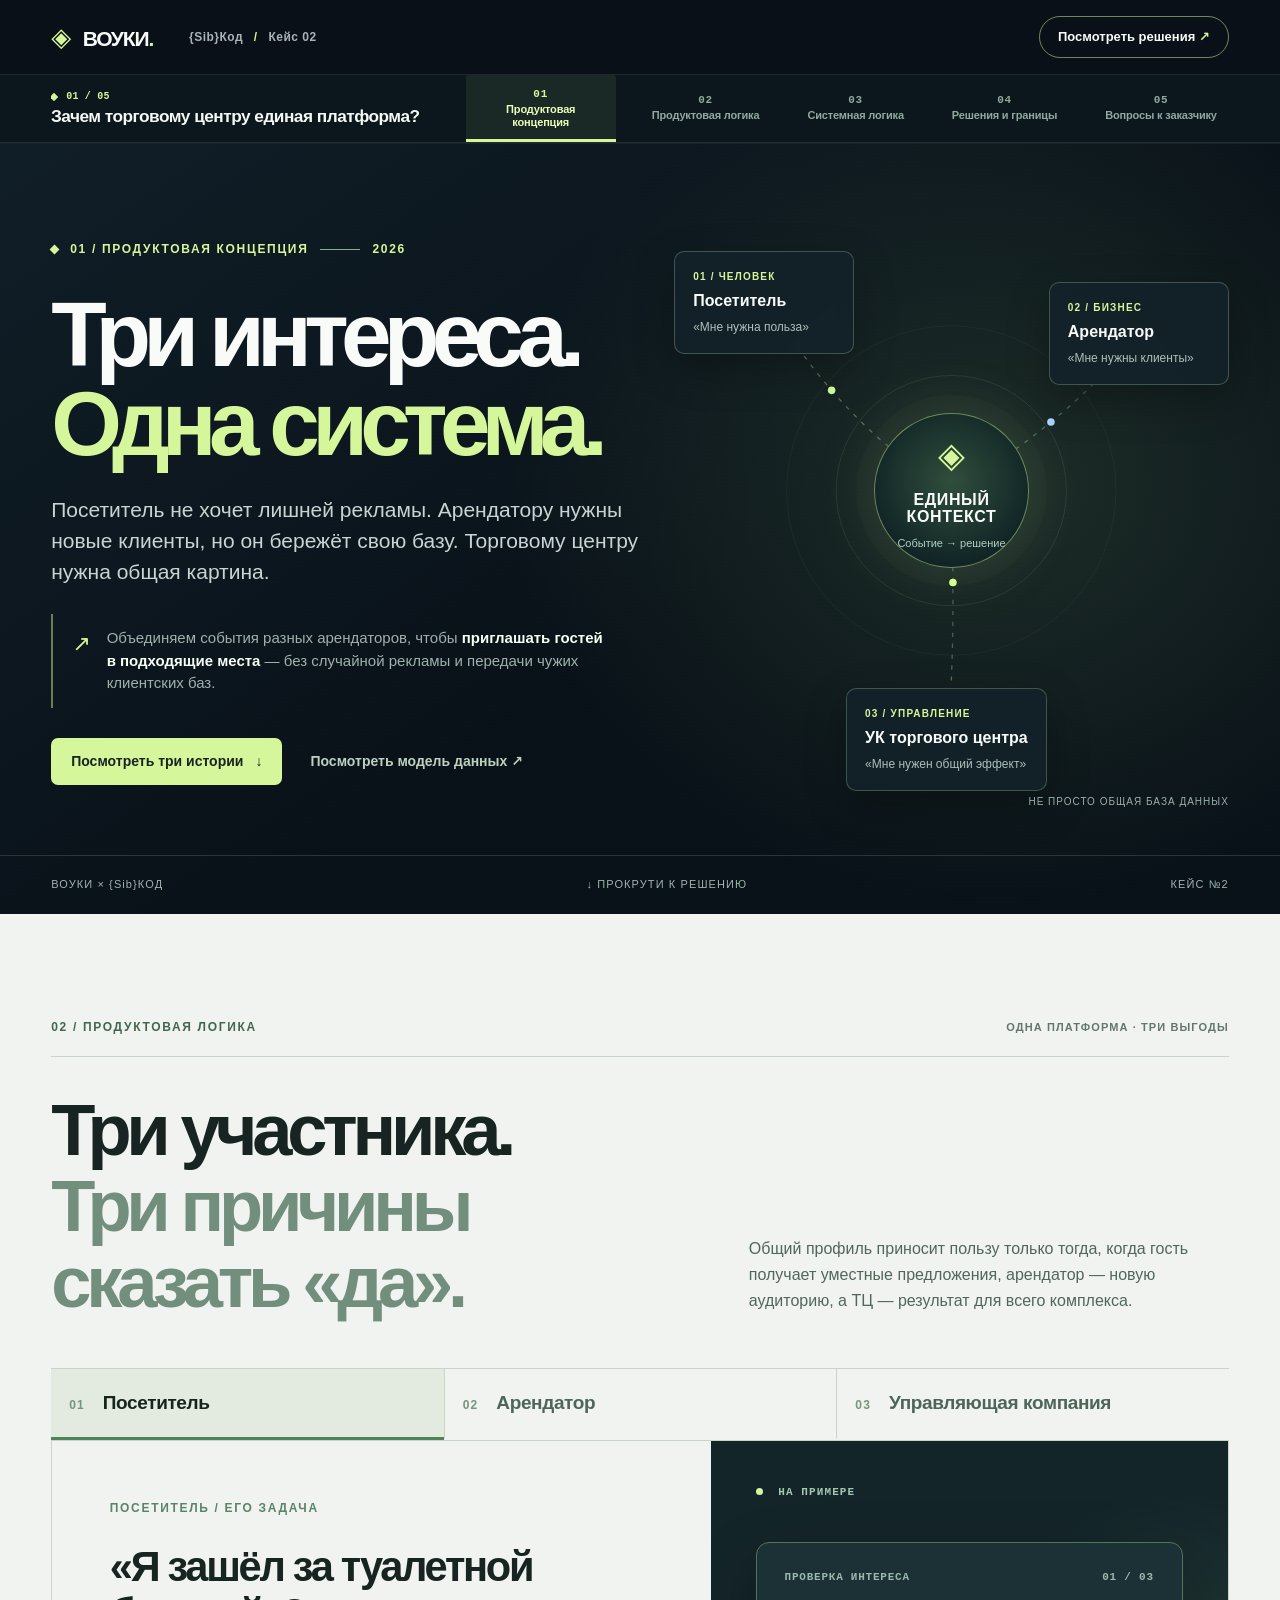
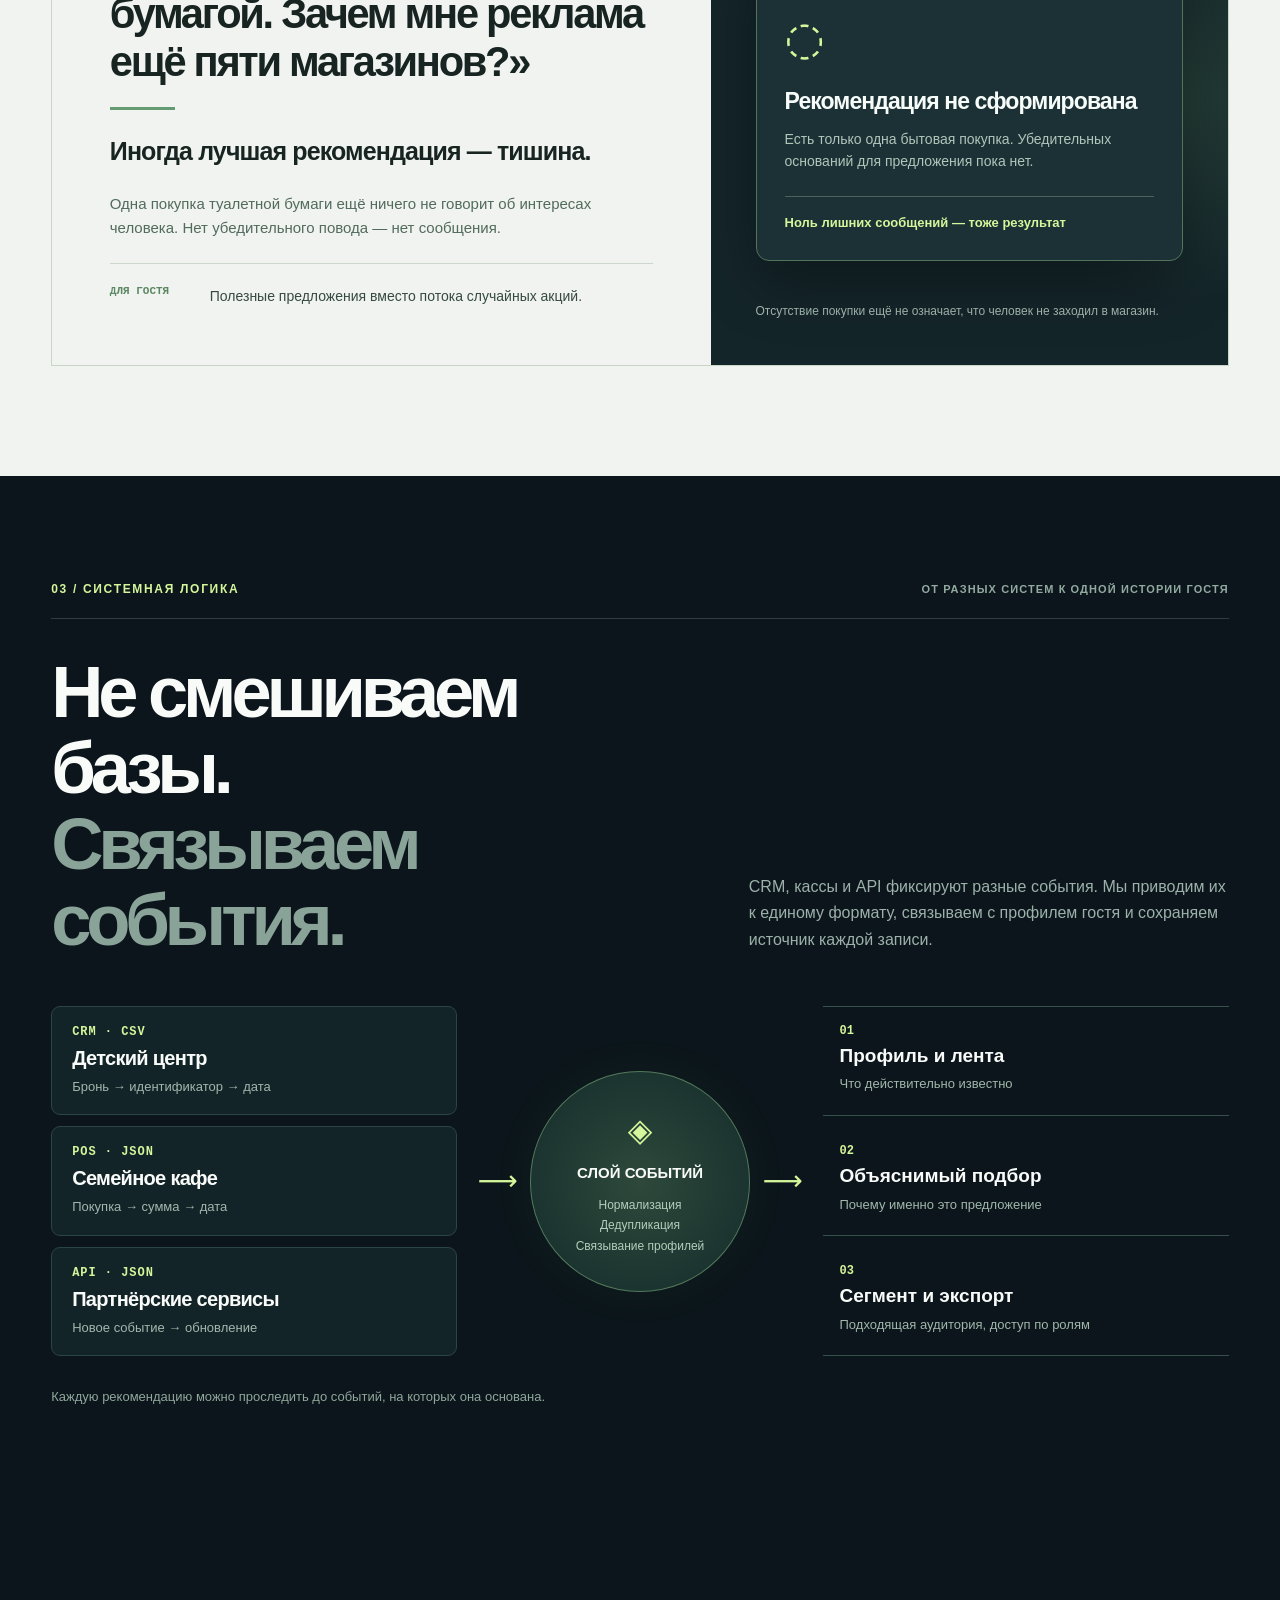
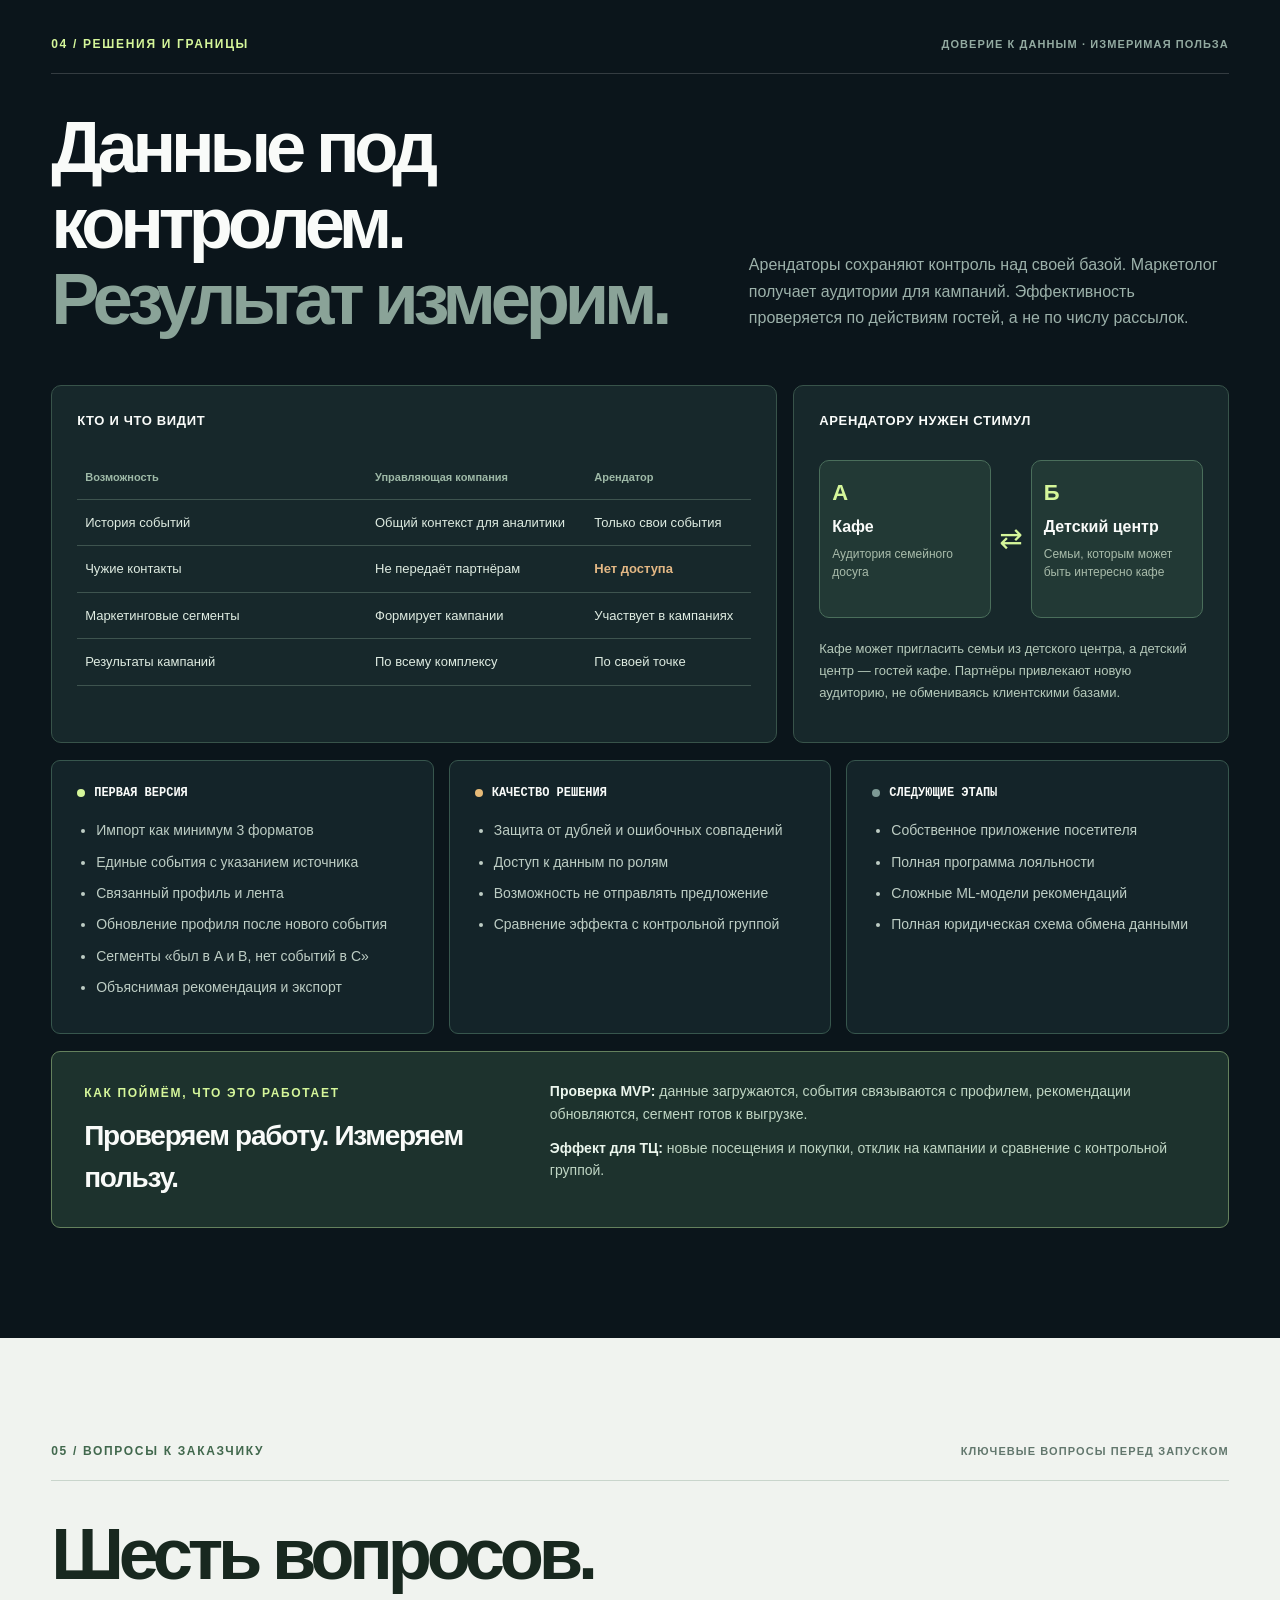
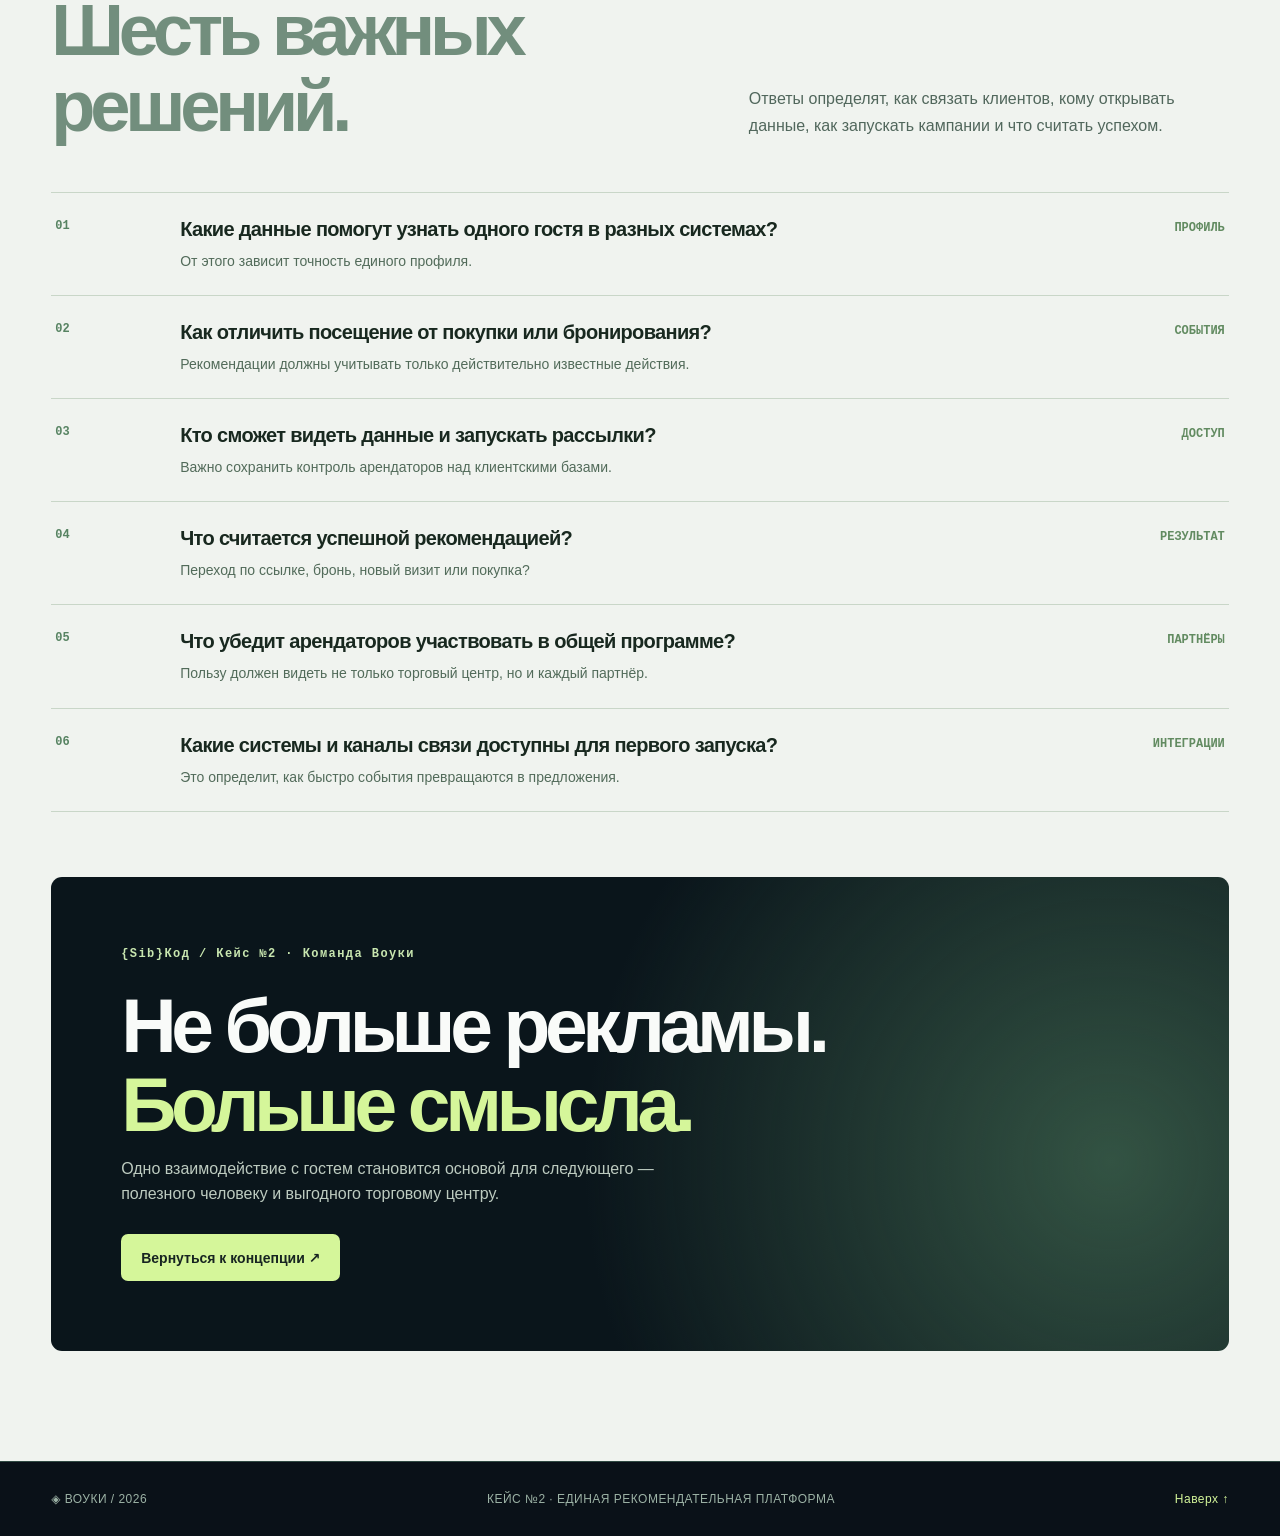
<file: index.html>
<!doctype html>
<html lang="ru">
<head>
<meta charset="utf-8"><meta name="viewport" content="width=device-width,initial-scale=1">
<meta name="theme-color" content="#0a1118">
<meta name="description" content="Команда «Воуки», кейс №2 {Sib}Код — концепция единой рекомендательной платформы торгового центра. Продуктовая логика, архитектура, требования и вопросы заказчику.">
<title>Воуки · Три интереса. Одна система. · {Sib}Код</title>
<link rel="stylesheet" href="styles.css">
</head>
<body>
<div class="progress" aria-hidden="true" id="scrollProgress"></div>
<header class="topbar" id="siteHeader">
 <div class="frame topbar-inner"><a class="logo" href="#top" aria-label="Воуки, в начало"><span class="logo-glyph">◈</span> ВОУКИ<span class="logo-period">.</span></a><span class="case-mark">{Sib}Код <b>/</b> Кейс 02</span><span class="header-spacer"></span><a class="nav-cta" href="#decisions">Посмотреть решения <span>↗</span></a></div>
 <div class="chapter-bar" aria-label="Навигация по вопросам">
  <div class="frame chapter-inner">
   <div class="chapter-current"><div class="chapter-meta"><span class="chapter-meta-dot" aria-hidden="true"></span><span id="chapterCounter">01 / 05</span></div><p class="chapter-question" id="chapterQuestion">Зачем торговому центру единая платформа?</p></div>
   <nav class="chapter-nav" aria-label="Разделы презентации">
    <a href="#top" data-chapter="top" data-question="Зачем торговому центру единая платформа?" aria-label="01. Продуктовая концепция: Зачем торговому центру единая платформа?" class="chapter-link is-current" aria-current="location" title="Зачем торговому центру единая платформа?"><span class="chapter-link-no">01</span><span class="chapter-link-label">Продуктовая концепция</span></a>
    <a href="#stories" data-chapter="stories" data-question="Что получает каждый участник?" aria-label="02. Продуктовая логика: Что получает каждый участник?" class="chapter-link" title="Что получает каждый участник?"><span class="chapter-link-no">02</span><span class="chapter-link-label">Продуктовая логика</span></a>
    <a href="#logic" data-chapter="logic" data-question="Как объединять события без ложных совпадений?" aria-label="03. Системная логика: Как объединять события без ложных совпадений?" class="chapter-link" title="Как объединять события без ложных совпадений?"><span class="chapter-link-no">03</span><span class="chapter-link-label">Системная логика</span></a>
    <a href="#decisions" data-chapter="decisions" data-question="Какие правила и границы нужны для MVP?" aria-label="04. Решения и границы: Какие правила и границы нужны для MVP?" class="chapter-link" title="Какие правила и границы нужны для MVP?"><span class="chapter-link-no">04</span><span class="chapter-link-label">Решения и границы</span></a>
    <a href="#questions" data-chapter="questions" data-question="Что необходимо уточнить у заказчика?" aria-label="05. Вопросы к заказчику: Что необходимо уточнить у заказчика?" class="chapter-link" title="Что необходимо уточнить у заказчика?"><span class="chapter-link-no">05</span><span class="chapter-link-label">Вопросы к заказчику</span></a>
   </nav>
  </div>
 </div>
</header>
<main>
<section class="hero" id="top">
 <div class="hero-grain"></div><div class="frame hero-layout">
  <div class="hero-copy"><p class="eyebrow"><span class="eyebrow-square"></span> 01 / ПРОДУКТОВАЯ КОНЦЕПЦИЯ <span class="eyebrow-line"></span> 2026</p>
   <h1>Три интереса.<br><em>Одна система.</em></h1>
   <p class="hero-sub">Посетитель не хочет лишней рекламы. Арендатору нужны новые клиенты, но он бережёт свою базу. Торговому центру нужна общая картина.</p>
   <div class="hero-answer"><i aria-hidden="true">↗</i><span>Объединяем события разных арендаторов, чтобы <strong>приглашать гостей в подходящие места</strong> — без случайной рекламы и передачи чужих клиентских баз.</span></div>
   <div class="hero-actions"><a class="button button-primary" href="#stories">Посмотреть три истории <span>↓</span></a><a class="text-link" href="#logic">Посмотреть модель данных ↗</a></div>
   
  </div>
  <div class="hero-network" aria-label="Три участника соединены через платформу">
   <svg class="network-svg" viewBox="0 0 660 620" aria-hidden="true" preserveAspectRatio="xMidYMid meet"><defs><linearGradient id="glowline"><stop stop-color="#c6f58f"/><stop offset="1" stop-color="#75b1a1"/></linearGradient></defs><circle cx="330" cy="300" r="196" fill="none" stroke="#b9e9bf" stroke-opacity=".06"/><circle cx="330" cy="300" r="137" fill="none" stroke="#b9e9bf" stroke-opacity=".12"/><path id="linkA" d="M330 300 Q226 240 147 129"/><path id="linkB" d="M330 300 Q447 232 525 146"/><path id="linkC" d="M330 300 Q334 444 330 526"/><circle r="4.5" fill="#d1ff9a"><animateMotion dur="3.2s" repeatCount="indefinite"><mpath href="#linkA"/></animateMotion></circle><circle r="4.5" fill="#a9d6ff"><animateMotion dur="4.1s" repeatCount="indefinite"><mpath href="#linkB"/></animateMotion></circle><circle r="4.5" fill="#d7ff92"><animateMotion dur="4.9s" repeatCount="indefinite"><mpath href="#linkC"/></animateMotion></circle></svg>
   <div class="network-center"><div class="network-center-icon">◈</div><strong>ЕДИНЫЙ<br>КОНТЕКСТ</strong><span>Событие → решение</span></div>
   <div class="network-node network-node-a"><span class="node-meta">01 / ЧЕЛОВЕК</span><b>Посетитель</b><small>«Мне нужна польза»</small></div><div class="network-node network-node-b"><span class="node-meta">02 / БИЗНЕС</span><b>Арендатор</b><small>«Мне нужны клиенты»</small></div><div class="network-node network-node-c"><span class="node-meta">03 / УПРАВЛЕНИЕ</span><b>УК торгового центра</b><small>«Мне нужен общий эффект»</small></div>
   <span class="network-index">НЕ ПРОСТО ОБЩАЯ БАЗА ДАННЫХ</span>
  </div>
 </div><div class="frame hero-rail"><span>ВОУКИ × {Sib}КОД</span><span>↓ ПРОКРУТИ К РЕШЕНИЮ</span><span>КЕЙС №2</span></div>
</section>
<section class="section stories" id="stories"><div class="frame"><div class="section-top"><span class="section-no">02 / ПРОДУКТОВАЯ ЛОГИКА</span><span>ОДНА ПЛАТФОРМА · ТРИ ВЫГОДЫ</span></div>
 <div class="intro"><h2>Три участника.<br><span>Три причины сказать «да».</span></h2><p>Общий профиль приносит пользу только тогда, когда гость получает уместные предложения, арендатор — новую аудиторию, а ТЦ — результат для всего комплекса.</p></div>
 <div class="tabs" role="tablist" aria-label="Истории участников"><button class="story-tab active" data-story="visitor" id="tab-visitor" role="tab" aria-controls="story-panel" aria-selected="true" tabindex="0"><span>01</span> Посетитель</button><button class="story-tab" data-story="tenant" id="tab-tenant" role="tab" aria-controls="story-panel" aria-selected="false" tabindex="-1"><span>02</span> Арендатор</button><button class="story-tab" data-story="manager" id="tab-manager" role="tab" aria-controls="story-panel" aria-selected="false" tabindex="-1"><span>03</span> Управляющая компания</button></div>
 <div class="story-stage" id="story-panel" role="tabpanel" aria-labelledby="tab-visitor" tabindex="0"><div class="story-narrative"><span class="overline" id="storyLabel">ПОСЕТИТЕЛЬ / ЕГО ЗАДАЧА</span><p class="story-quote" id="storyQuote">«Я зашёл за туалетной бумагой. Зачем мне реклама ещё пяти магазинов?»</p><div class="story-rule"></div><h3 id="storyAnswer">Иногда лучшая рекомендация — тишина.</h3><p id="storyDesc">Одна покупка туалетной бумаги ещё ничего не говорит об интересах человека. Нет убедительного повода — нет сообщения.</p><div class="story-user-story"><b id="storyUserLabel">ДЛЯ ГОСТЯ</b><span id="storyUser">Полезные предложения вместо потока случайных акций.</span></div></div>
 <div class="story-visual" id="storyVisual" aria-live="polite"><div class="visual-label"><span class="visual-live"></span> НА ПРИМЕРЕ</div><div class="visual-card"><div class="visual-card-top"><span id="storyCardTag">ПРОВЕРКА ИНТЕРЕСА</span><span id="storyCardTime">01 / 03</span></div><div class="visual-card-icon" id="storyCardIcon">◌</div><strong id="storyCardTitle">Рекомендация не сформирована</strong><p id="storyCardDesc">Есть только одна бытовая покупка. Убедительных оснований для предложения пока нет.</p><div class="visual-card-result" id="storyCardFooter">Ноль лишних сообщений — тоже результат</div></div><div class="visual-foot" id="storyFoot">Отсутствие покупки ещё не означает, что человек не заходил в магазин.</div></div></div>
 </div></section>
<section class="section dark-section pipeline-section" id="logic"><div class="frame"><div class="section-top"><span class="section-no">03 / СИСТЕМНАЯ ЛОГИКА</span><span>ОТ РАЗНЫХ СИСТЕМ К ОДНОЙ ИСТОРИИ ГОСТЯ</span></div><div class="intro"><h2>Не смешиваем базы.<br><span>Связываем события.</span></h2><p>CRM, кассы и API фиксируют разные события. Мы приводим их к единому формату, связываем с профилем гостя и сохраняем источник каждой записи.</p></div>
 <div class="architecture-grid"><div class="arch-sources"><article><small>CRM · CSV</small><strong>Детский центр</strong><span>Бронь → идентификатор → дата</span></article><article><small>POS · JSON</small><strong>Семейное кафе</strong><span>Покупка → сумма → дата</span></article><article><small>API · JSON</small><strong>Партнёрские сервисы</strong><span>Новое событие → обновление</span></article></div><div class="arch-center"><span class="arch-arrow">⟶</span><div class="arch-core"><span>◈</span><strong>СЛОЙ СОБЫТИЙ</strong><small>Нормализация<br>Дедупликация<br>Связывание профилей</small></div><span class="arch-arrow">⟶</span></div><div class="arch-out"><div><span>01</span><strong>Профиль и лента</strong><small>Что действительно известно</small></div><div><span>02</span><strong>Объяснимый подбор</strong><small>Почему именно это предложение</small></div><div><span>03</span><strong>Сегмент и экспорт</strong><small>Подходящая аудитория, доступ по ролям</small></div></div></div>
 <p class="footnote">Каждую рекомендацию можно проследить до событий, на которых она основана.</p>
 </div></section>
<section class="section dark-section decisions-section" id="decisions"><div class="frame"><div class="section-top"><span class="section-no">04 / РЕШЕНИЯ И ГРАНИЦЫ</span><span>ДОВЕРИЕ К ДАННЫМ · ИЗМЕРИМАЯ ПОЛЬЗА</span></div><div class="intro"><h2>Данные под контролем.<br><span>Результат измерим.</span></h2><p>Арендаторы сохраняют контроль над своей базой. Маркетолог получает аудитории для кампаний. Эффективность проверяется по действиям гостей, а не по числу рассылок.</p></div><div class="policy-grid"><div class="policy-main"><div class="policy-header">КТО И ЧТО ВИДИТ</div><div class="table-wrap"><table><thead><tr><th>Возможность</th><th>Управляющая компания</th><th>Арендатор</th></tr></thead><tbody><tr><td>История событий</td><td>Общий контекст для аналитики</td><td>Только свои события</td></tr><tr><td>Чужие контакты</td><td>Не передаёт партнёрам</td><td><b class="no">Нет доступа</b></td></tr><tr><td>Маркетинговые сегменты</td><td>Формирует кампании</td><td>Участвует в кампаниях</td></tr><tr><td>Результаты кампаний</td><td>По всему комплексу</td><td>По своей точке</td></tr></tbody></table></div></div><div class="policy-side"><div class="policy-side-title">АРЕНДАТОРУ НУЖЕН СТИМУЛ</div><div class="policy-loop"><div><span>А</span><strong>Кафе</strong><small>Аудитория семейного досуга</small></div><span class="loop-icon">⇄</span><div><span>Б</span><strong>Детский центр</strong><small>Семьи, которым может быть интересно кафе</small></div></div><p>Кафе может пригласить семьи из детского центра, а детский центр — гостей кафе. Партнёры привлекают новую аудиторию, не обмениваясь клиентскими базами.</p></div></div>
<div class="boundary"><div class="boundary-col"><div class="boundary-label"><span class="dot-green"></span> ПЕРВАЯ ВЕРСИЯ</div><ul><li>Импорт как минимум 3 форматов</li><li>Единые события с указанием источника</li><li>Связанный профиль и лента</li><li>Обновление профиля после нового события</li><li>Сегменты «был в A и B, нет событий в C»</li><li>Объяснимая рекомендация и экспорт</li></ul></div><div class="boundary-col"><div class="boundary-label"><span class="dot-amber"></span> КАЧЕСТВО РЕШЕНИЯ</div><ul><li>Защита от дублей и ошибочных совпадений</li><li>Доступ к данным по ролям</li><li>Возможность не отправлять предложение</li><li>Сравнение эффекта с контрольной группой</li></ul></div><div class="boundary-col"><div class="boundary-label"><span class="dot-muted"></span> СЛЕДУЮЩИЕ ЭТАПЫ</div><ul><li>Собственное приложение посетителя</li><li>Полная программа лояльности</li><li>Сложные ML-модели рекомендаций</li><li>Полная юридическая схема обмена данными</li></ul></div></div>
<div class="validation"><div><span class="overline">КАК ПОЙМЁМ, ЧТО ЭТО РАБОТАЕТ</span><h3>Проверяем работу. Измеряем пользу.</h3></div><div><p><b>Проверка MVP:</b> данные загружаются, события связываются с профилем, рекомендации обновляются, сегмент готов к выгрузке.</p><p><b>Эффект для ТЦ:</b> новые посещения и покупки, отклик на кампании и сравнение с контрольной группой.</p></div></div>
</div></section>
<section class="section questions" id="questions"><div class="frame"><div class="section-top"><span class="section-no">05 / ВОПРОСЫ К ЗАКАЗЧИКУ</span><span>КЛЮЧЕВЫЕ ВОПРОСЫ ПЕРЕД ЗАПУСКОМ</span></div><div class="intro"><h2>Шесть вопросов.<br><span>Шесть важных решений.</span></h2><p>Ответы определят, как связать клиентов, кому открывать данные, как запускать кампании и что считать успехом.</p></div><div class="questions-list"><div class="question"><span>01</span><div><h3>Какие данные помогут узнать одного гостя в разных системах?</h3><p>От этого зависит точность единого профиля.</p></div><strong>ПРОФИЛЬ</strong></div><div class="question"><span>02</span><div><h3>Как отличить посещение от покупки или бронирования?</h3><p>Рекомендации должны учитывать только действительно известные действия.</p></div><strong>СОБЫТИЯ</strong></div><div class="question"><span>03</span><div><h3>Кто сможет видеть данные и запускать рассылки?</h3><p>Важно сохранить контроль арендаторов над клиентскими базами.</p></div><strong>ДОСТУП</strong></div><div class="question"><span>04</span><div><h3>Что считается успешной рекомендацией?</h3><p>Переход по ссылке, бронь, новый визит или покупка?</p></div><strong>РЕЗУЛЬТАТ</strong></div><div class="question"><span>05</span><div><h3>Что убедит арендаторов участвовать в общей программе?</h3><p>Пользу должен видеть не только торговый центр, но и каждый партнёр.</p></div><strong>ПАРТНЁРЫ</strong></div><div class="question"><span>06</span><div><h3>Какие системы и каналы связи доступны для первого запуска?</h3><p>Это определит, как быстро события превращаются в предложения.</p></div><strong>ИНТЕГРАЦИИ</strong></div></div><div class="closing"><span>{Sib}Код / Кейс №2 · Команда Воуки</span><h2>Не больше рекламы.<br><em>Больше смысла.</em></h2><p>Одно взаимодействие с гостем становится основой для следующего — полезного человеку и выгодного торговому центру.</p><a href="#top" class="button button-primary">Вернуться к концепции ↗</a></div></div></section>
</main><footer class="footer"><div class="frame"><span>◈ ВОУКИ / 2026</span><span>КЕЙС №2 · ЕДИНАЯ РЕКОМЕНДАТЕЛЬНАЯ ПЛАТФОРМА</span><a href="#top">Наверх ↑</a></div></footer>
<script src="app.js"></script>
</body></html>
</file>
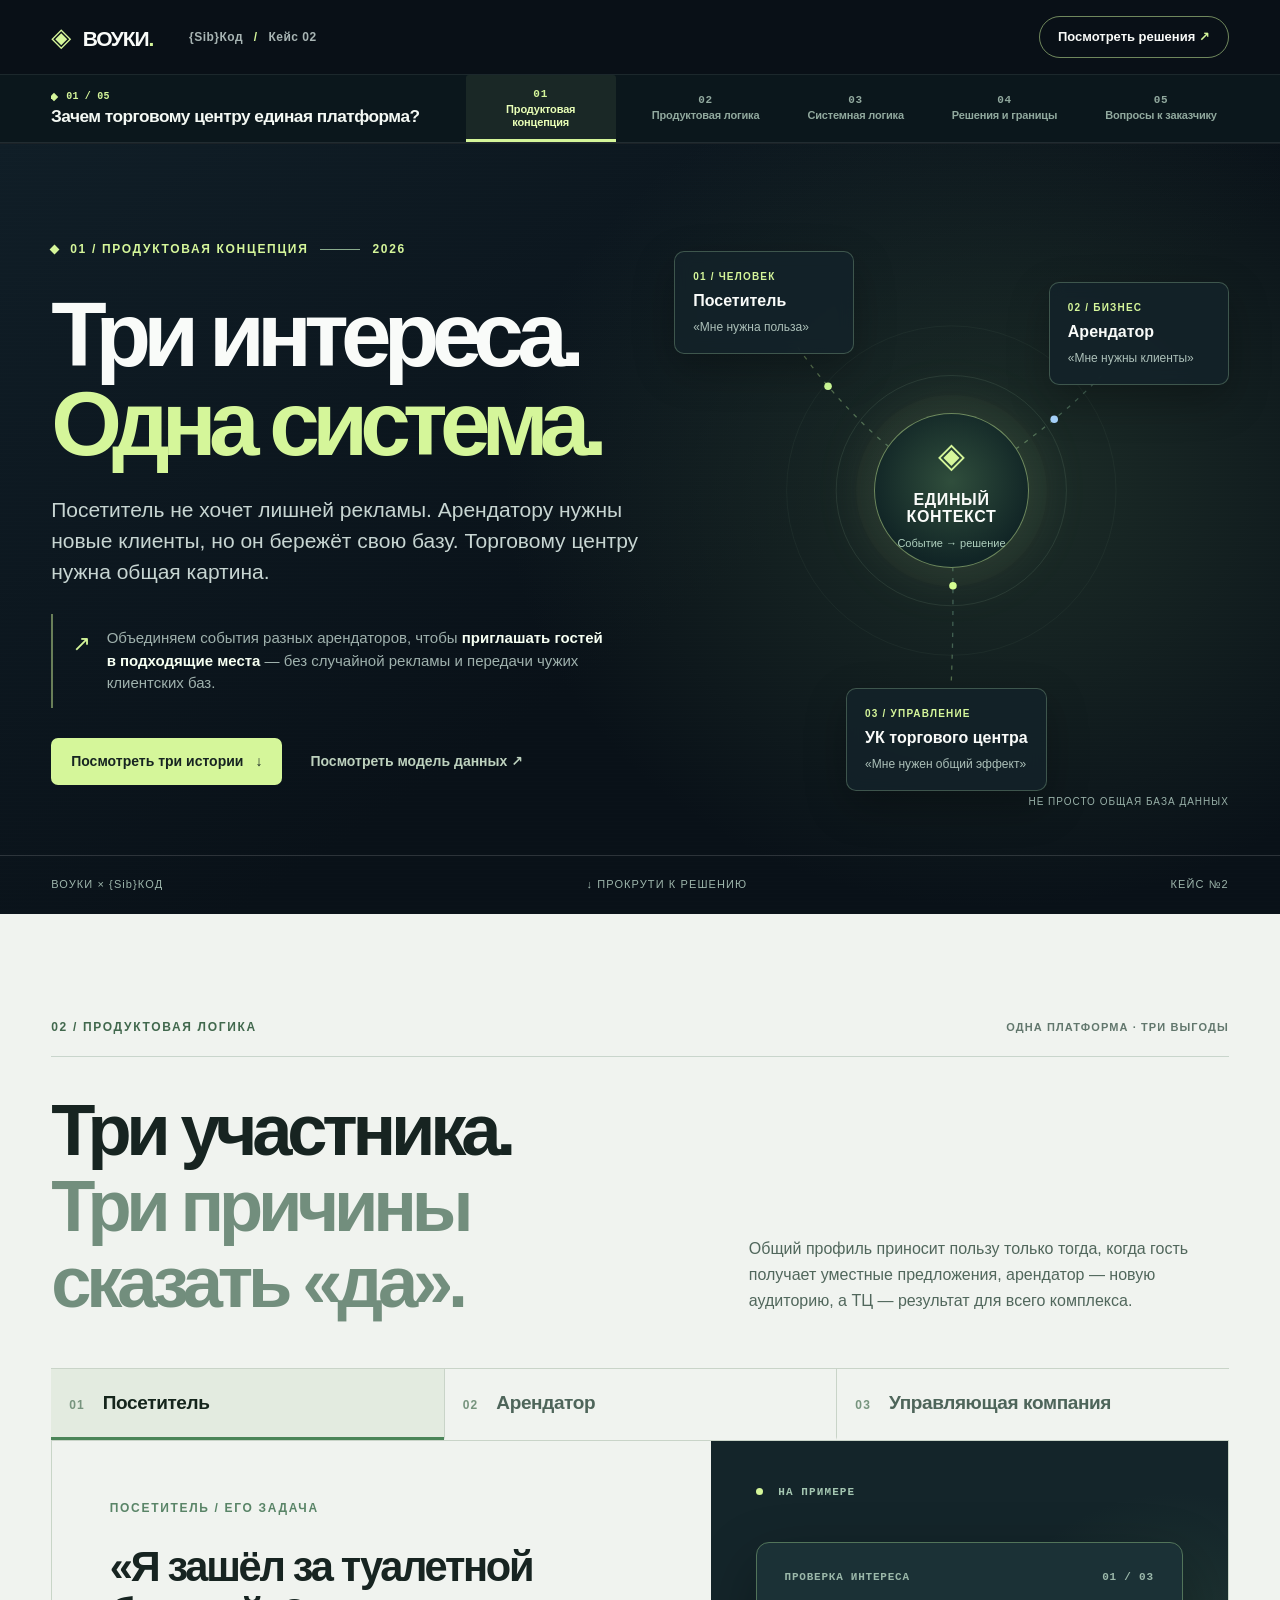
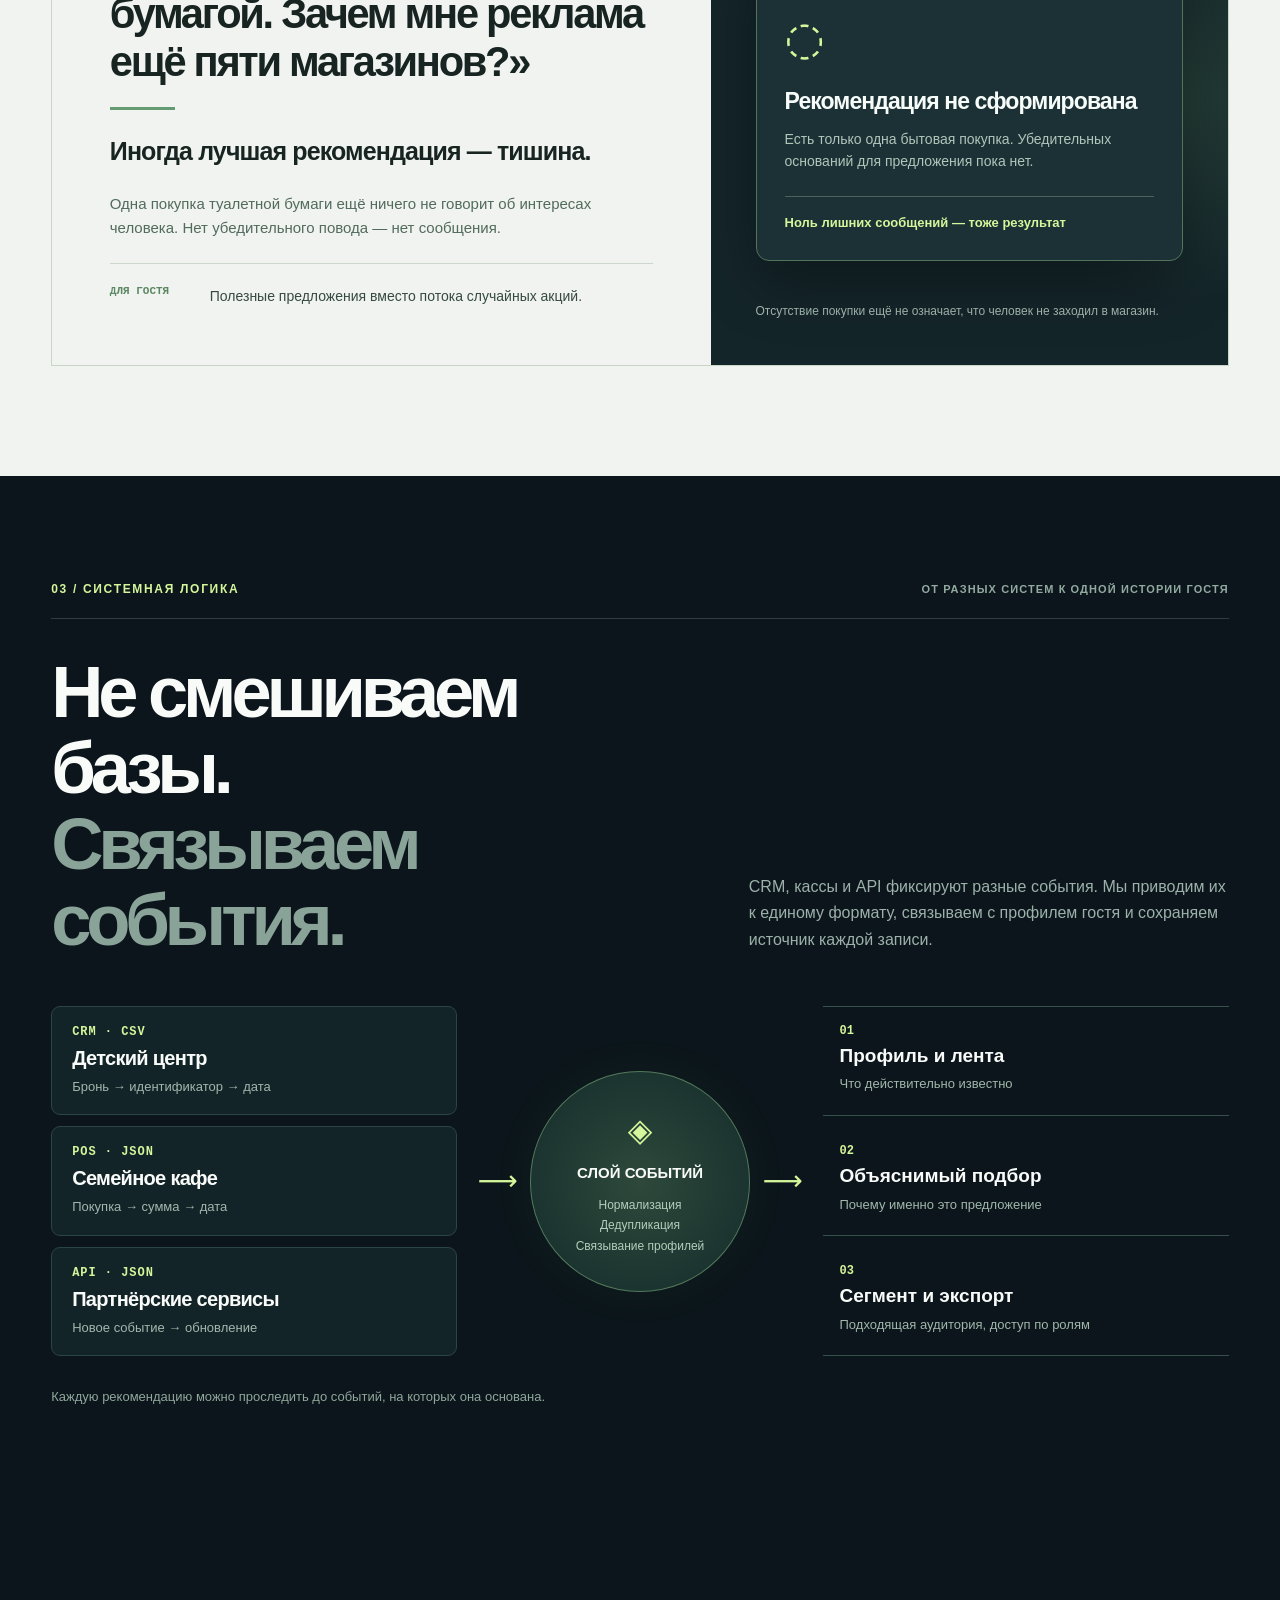
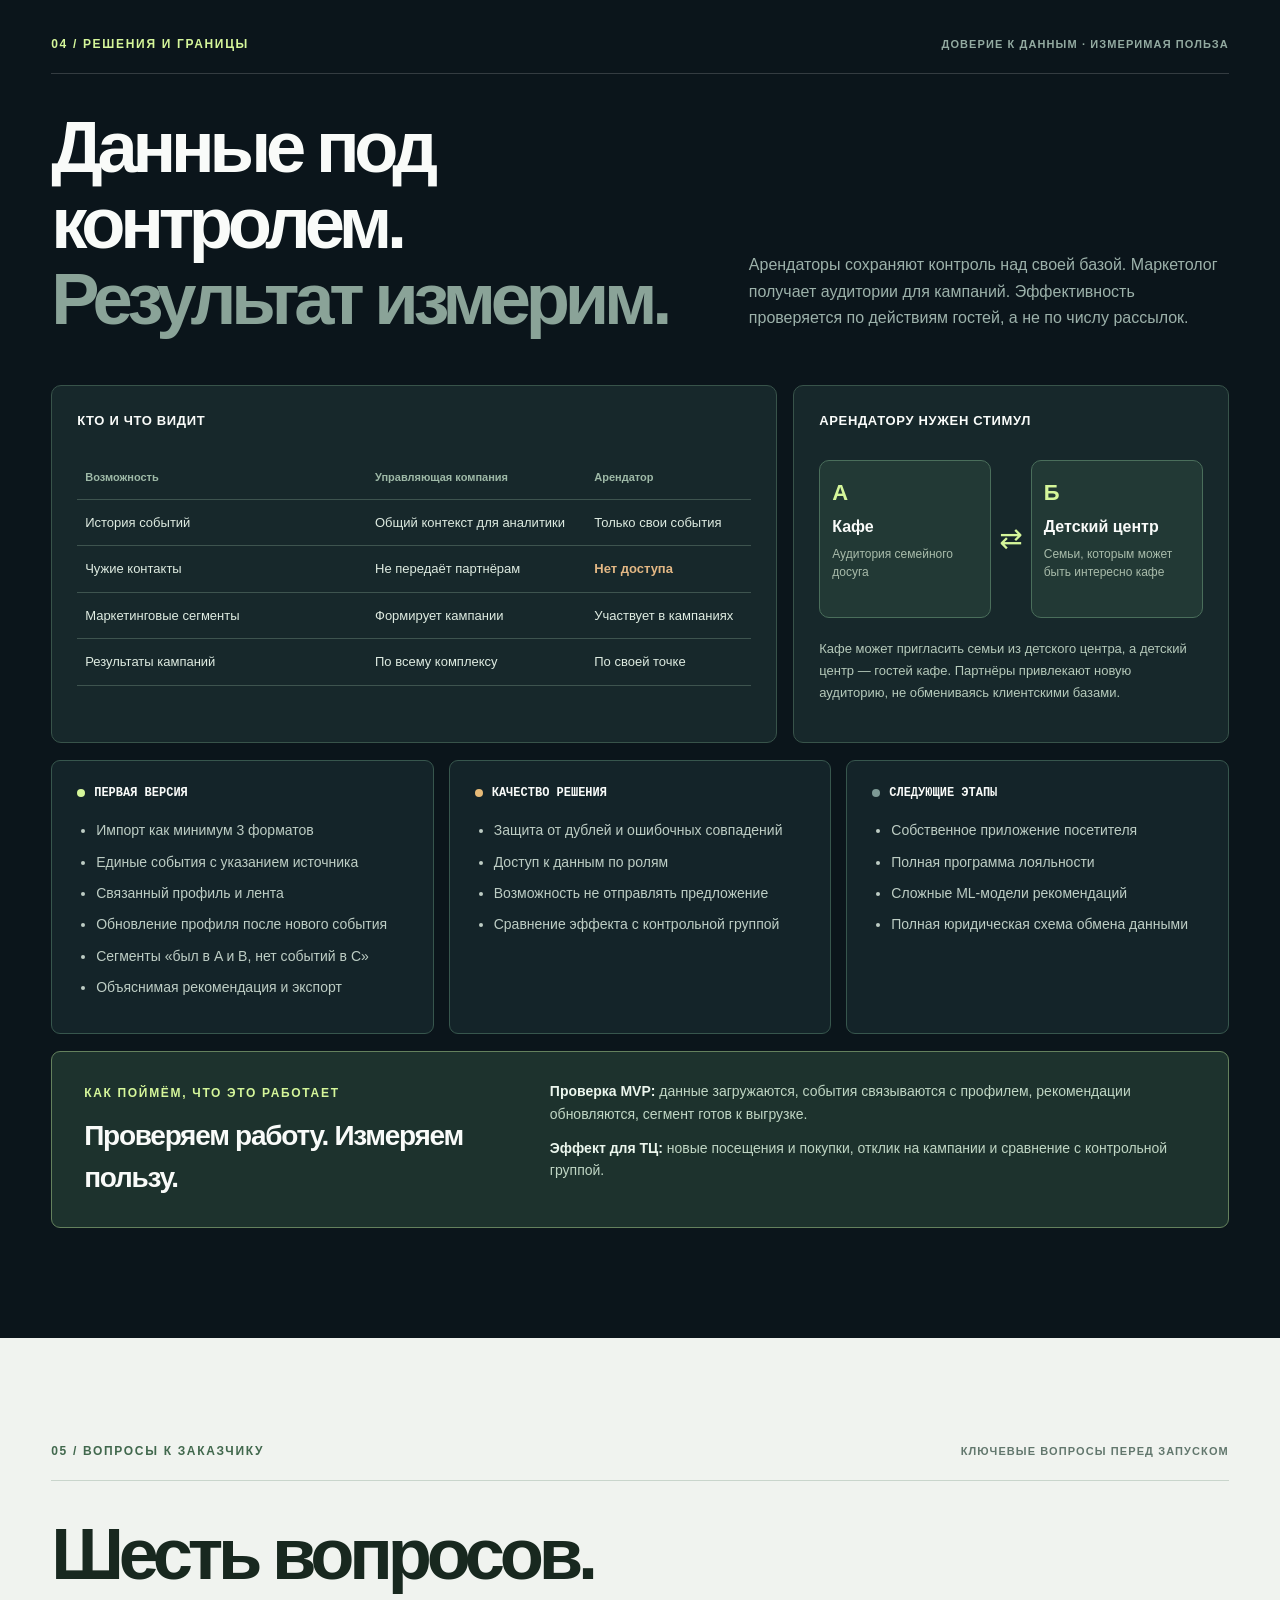
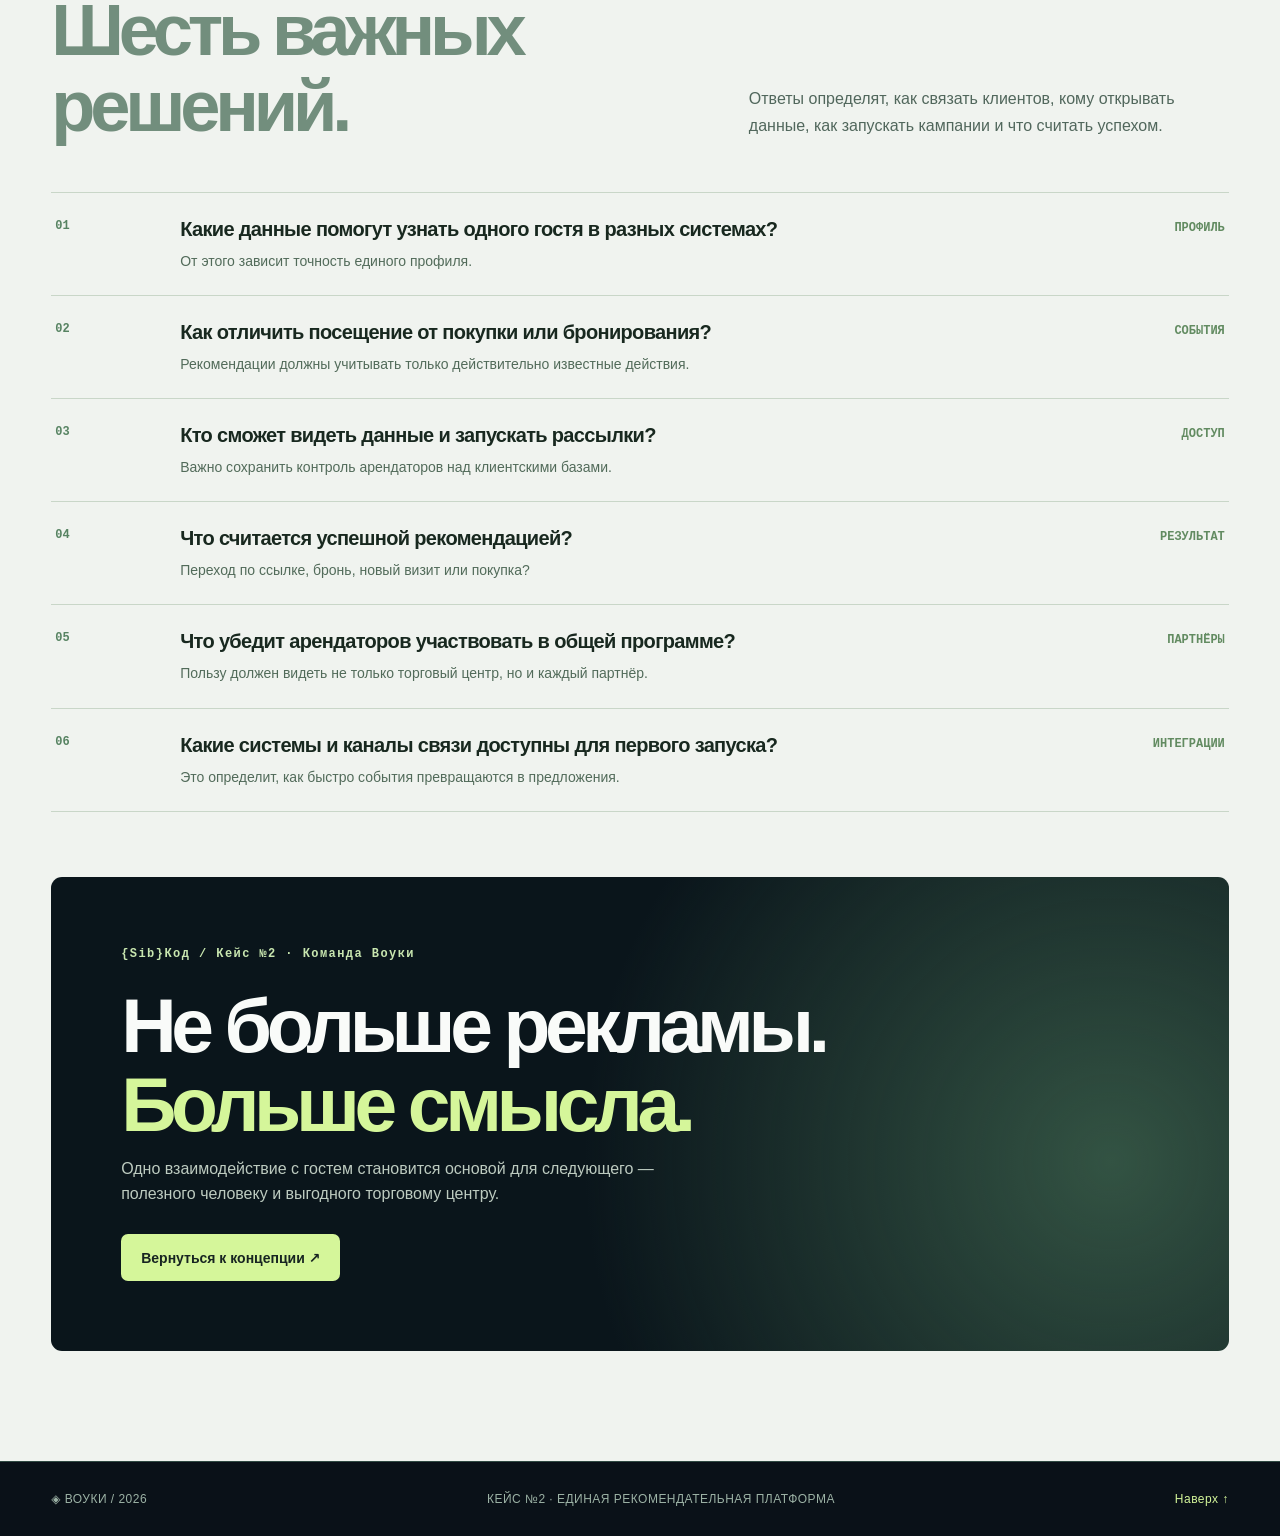
<file: standalone.html>
<!doctype html>
<html lang="ru">
<head>
<meta charset="utf-8"><meta name="viewport" content="width=device-width,initial-scale=1">
<meta name="theme-color" content="#0a1118">
<meta name="description" content="Команда «Воуки», кейс №2 {Sib}Код — концепция единой рекомендательной платформы торгового центра. Продуктовая логика, архитектура, требования и вопросы заказчику.">
<title>Воуки · Три интереса. Одна система. · {Sib}Код</title>
<style>
:root{--night:#0a1118;--night2:#101e25;--night3:#16282e;--lime:#d5f69a;--mint:#9ad9c0;--pale:#f0f3ef;--ink:#172421;--muted:#687b75;--edge:#314145;--white:#f9fbf9;--amber:#e7ba77;--wrap:1320px}
*{box-sizing:border-box}html{scroll-behavior:smooth;scroll-padding-top:88px}body{margin:0;background:var(--night);color:var(--white);font-family:Inter,'Arial',system-ui,sans-serif;line-height:1.5;-webkit-font-smoothing:antialiased}a{color:inherit;text-decoration:none}button{font:inherit}button,a{touch-action:manipulation}button{cursor:pointer}button:disabled{cursor:not-allowed;opacity:.55}a:focus-visible,button:focus-visible,[tabindex]:focus-visible{outline:3px solid #9fcffb;outline-offset:4px}::selection{background:var(--lime);color:var(--ink)}.frame{max-width:var(--wrap);padding:0 clamp(20px,4vw,54px);margin:0 auto}.progress{position:fixed;left:0;top:0;height:3px;background:var(--lime);z-index:300;width:0;transform-origin:left;box-shadow:0 0 14px #d5f69a88}.topbar{position:sticky;top:0;background:#0a1118e9;backdrop-filter:blur(20px);z-index:100;border-bottom:1px solid #ffffff13}.topbar-inner{height:74px;display:flex;align-items:center;gap:36px}.logo{font-weight:850;letter-spacing:-.055em;font-size:21px;white-space:nowrap}.logo-glyph{font-weight:400;color:var(--lime);margin-right:8px;font-size:26px}.logo-period{color:var(--lime)}.case-mark{font-size:12px;color:#a8b5b4;font-weight:650;white-space:nowrap;letter-spacing:.04em}.case-mark b{color:var(--lime);margin:0 7px}.topbar nav{display:flex;gap:24px;margin-left:auto}.topbar nav a{font-size:13px;color:#b1c2bc;transition:color .2s}.topbar nav a:hover,.text-link:hover{color:var(--lime)}.nav-cta{border:1px solid #c8f19a88;border-radius:100px;padding:10px 18px;font-size:13px;font-weight:700;white-space:nowrap}.nav-cta span{color:var(--lime)}.nav-cta:hover{background:#c8f19a18}
.hero{position:relative;min-height:770px;overflow:hidden;background:radial-gradient(ellipse 650px 560px at 78% 44%,#314a387d,transparent 76%),linear-gradient(146deg,#101e27,#091118 57%)}.hero-grain{position:absolute;inset:0;opacity:.12;pointer-events:none;background-image:repeating-linear-gradient(0deg,#ffffff0b 0px,#ffffff0b 1px,transparent 1px,transparent 4px)}.hero-layout{display:grid;grid-template-columns:minmax(0,1.05fr) minmax(0,.95fr);align-items:center;min-height:705px;gap:10px}.hero-copy{position:relative;z-index:2;padding:84px 0 70px}.eyebrow,.overline,.section-no{letter-spacing:.14em;font-size:12px;font-weight:800;color:var(--lime)}.eyebrow{display:flex;align-items:center;gap:12px}.eyebrow-square{width:7px;height:7px;background:var(--lime);transform:rotate(45deg)}.eyebrow-line{width:40px;height:1px;background:#8aac8d}.hero h1{font-size:clamp(65px,7.1vw,113px);line-height:.98;letter-spacing:-.085em;font-weight:780;margin:32px -30px 26px 0}.hero h1 em,.closing h2 em{font-style:normal;color:var(--lime)}.hero-sub{font-size:clamp(17px,1.75vw,21px);line-height:1.48;color:#c7d5d2;max-width:600px}.hero-answer{display:flex;gap:16px;border-left:2px solid #d5f69a77;padding:13px 0 13px 19px;margin:27px 0 30px;max-width:560px;color:#9fb1ad;font-size:15px}.hero-answer i{font-style:normal;color:var(--lime);font-size:22px}.hero-answer strong{font-weight:700;color:#f6fff2}.hero-actions{display:flex;align-items:center;gap:28px;flex-wrap:wrap}.button{border:0;min-height:47px;display:inline-flex;align-items:center;justify-content:center;gap:12px;font-size:14px;font-weight:750;padding:12px 20px;border-radius:7px;transition:transform .2s,background .2s,color .2s;line-height:1.2;text-align:center}.button:hover{transform:translateY(-2px)}.button-primary{background:var(--lime);color:var(--ink)}.button-primary:hover{background:#e3ffb5}.button-neutral{background:#202f33;color:#e9f7f0;border:1px solid #48615f}.button-neutral:hover{background:#324745}.button-outline{background:transparent;border:1px solid #a2c0aa;color:#dcefe0}.button-outline:hover{background:#293d39}.text-link{font-size:14px;color:#bdd1be;font-weight:650}.hero-note{color:#97a7a4;font-size:12px;margin-top:23px}.hero-network{height:620px;position:relative;min-width:0}.network-svg{position:absolute;inset:0;width:100%;height:100%;overflow:visible}.network-svg path{stroke:url(#glowline);stroke-opacity:.4;stroke-width:1.5;fill:none;stroke-dasharray:5 8;animation:dash 28s linear infinite}.network-center{position:absolute;top:36%;left:36%;width:28%;aspect-ratio:1;border-radius:50%;border:1px solid #d5f69a77;background:radial-gradient(circle at 50% 44%,#304e3c,#112526 71%);box-shadow:0 0 65px #c9e99e24,0 0 0 18px #d5f69a05;display:flex;flex-direction:column;align-items:center;justify-content:center;text-align:center;gap:9px}.network-center-icon{font-size:35px;color:var(--lime)}.network-center strong{font-size:clamp(12px,1.25vw,17px);letter-spacing:.04em;line-height:1.1}.network-center span{font-size:11px;color:#afd0be}.network-node{position:absolute;display:flex;flex-direction:column;gap:5px;min-width:180px;max-width:215px;border:1px solid #6b8c7580;background:#13232ad9;backdrop-filter:blur(8px);padding:17px 18px;border-radius:10px;box-shadow:0 15px 40px #0004;animation:levitate 5s ease-in-out infinite}.network-node b{font-size:16px}.network-node small{font-size:12px;color:#acc0b9}.node-meta{font-size:10px;letter-spacing:.12em;color:var(--lime);font-weight:700}.network-node-a{left:0;top:10%}.network-node-b{right:0;top:15%;animation-delay:-1s}.network-node-c{left:31%;bottom:3%;animation-delay:-2s}.network-index{position:absolute;right:0;bottom:0;font-size:10px;color:#98b0a8;letter-spacing:.1em}.hero-rail{display:flex;justify-content:space-between;color:#9db5ab;font-size:11px;letter-spacing:.1em;padding-top:20px;padding-bottom:20px;border-top:1px solid #ffffff24}
.section{padding:104px 0 110px}.section-top{display:flex;align-items:center;justify-content:space-between;gap:12px;padding-bottom:20px;border-bottom:1px solid #ffffff2b;font-size:11px;letter-spacing:.1em;color:#93aaa1;font-weight:700}.intro{display:flex;gap:45px;justify-content:space-between;align-items:end;margin:36px 0 47px}.intro h2{font-size:clamp(45px,5.65vw,79px);font-weight:760;line-height:1.05;letter-spacing:-.072em;margin:0}.intro h2 span{color:#8aa398}.intro p{max-width:480px;color:#9cb1aa;font-size:16px;line-height:1.65;margin:0 0 6px}.stories{background:var(--pale);color:var(--ink)}.stories .section-top,.questions .section-top{border-bottom-color:#c9d5cc;color:#62776d}.stories .section-no,.questions .section-no{color:#41684d}.stories .intro h2 span,.questions .intro h2 span{color:#728e7d}.stories .intro p,.questions .intro p{color:#51675c}.tabs{display:grid;grid-template-columns:repeat(3,1fr);gap:0;border-top:1px solid #c9d4c8;border-bottom:1px solid #c9d4c8}.story-tab{background:none;border:0;text-align:left;padding:20px 18px;color:#4e655a;border-bottom:3px solid transparent;font-size:19px;font-weight:750;letter-spacing:-.02em}.story-tab+ .story-tab{border-left:1px solid #c9d4c8}.story-tab span{font-size:12px;letter-spacing:.1em;font-weight:800;color:#77947e;margin-right:13px}.story-tab:hover{background:#e8f0e6}.story-tab.active{border-bottom-color:#4b8558;color:#15251c;background:#e3ebe0}.story-stage{display:grid;grid-template-columns:1.12fr .88fr;min-height:525px;border:1px solid #c8d5c7;border-top:none;outline-offset:4px}.story-narrative{padding:clamp(27px,4.5vw,62px);display:flex;flex-direction:column}.story-narrative .overline{color:#598467}.story-quote{font-size:clamp(29px,3.25vw,49px);line-height:1.14;letter-spacing:-.055em;font-weight:750;max-width:640px;margin:26px 0 22px}.story-rule{width:65px;height:3px;background:#649b73}.story-narrative h3{font-size:25px;letter-spacing:-.035em;margin:23px 0 6px}.story-narrative>p:not(.story-quote){font-size:15px;color:#526b5d;line-height:1.65;max-width:540px}.story-user-story{margin-top:auto;display:flex;gap:18px;align-items:start;border-top:1px solid #cdd6cc;padding-top:21px}.story-user-story b{font:800 11px ui-monospace,monospace;color:#5c8763;min-width:82px}.story-user-story span{font-size:14px;color:#364a40;line-height:1.6}.story-visual{background:#14252a;color:#f7fcf9;padding:clamp(24px,3.6vw,45px);position:relative;display:flex;flex-direction:column;justify-content:space-between;overflow:hidden}.story-visual:before{content:'';position:absolute;width:460px;height:460px;top:5%;right:-180px;background:radial-gradient(circle,#4d785546,transparent 63%);pointer-events:none}.visual-label{color:#a4c6b1;font:800 11px ui-monospace,monospace;letter-spacing:.1em;position:relative}.visual-live{display:inline-block;width:7px;height:7px;background:var(--lime);border-radius:50%;margin-right:8px}.visual-card{margin:20px 0 18px;background:#1b3136;border:1px solid #52745a;border-radius:13px;padding:28px;box-shadow:0 23px 60px #0005;position:relative}.visual-card-top{display:flex;justify-content:space-between;color:#9bb8aa;font:750 11px ui-monospace,monospace;letter-spacing:.07em}.visual-card-icon{font-size:46px;color:var(--lime);margin:21px 0 15px}.visual-card strong{display:block;font-size:23px;line-height:1.2;letter-spacing:-.04em}.visual-card p{font-size:14px;color:#b2c5ba;line-height:1.55}.visual-card-result{margin-top:23px;border-top:1px solid #4e615b;padding-top:16px;color:var(--lime);font-size:13px;font-weight:680}.visual-foot{font-size:12px;color:#a6bab1;line-height:1.5}
.dark-section{background:#0b151b}.architecture-grid{display:grid;grid-template-columns:1fr minmax(210px,.8fr) 1fr;gap:20px;align-items:stretch}.arch-sources{display:grid;gap:11px}.arch-sources article{border:1px solid #2b4445;border-radius:9px;padding:18px 20px;background:#132429;display:flex;flex-direction:column;gap:4px}.arch-sources small{color:var(--lime);font:800 12px ui-monospace,monospace;letter-spacing:.08em}.arch-sources strong{font-size:20px;letter-spacing:-.035em}.arch-sources span{color:#a2b7ac;font-size:13px}.arch-center{display:flex;align-items:center;justify-content:center;gap:12px}.arch-arrow{color:var(--lime);font-size:28px}.arch-core{border-radius:50%;border:1px solid #8cc38b7e;aspect-ratio:1;width:min(100%,236px);display:flex;flex-direction:column;align-items:center;justify-content:center;background:radial-gradient(circle,#2e493b,#132b2b);text-align:center;box-shadow:0 0 50px #d4ff8b0b}.arch-core span{font-size:32px;color:var(--lime)}.arch-core strong{font-size:15px;margin:8px 0 10px}.arch-core small{font-size:12px;color:#b4cdbb;line-height:1.7}.arch-out{display:grid;gap:11px}.arch-out div{padding:17px;border-bottom:1px solid #36514b;display:flex;flex-direction:column;gap:4px}.arch-out div:first-child{border-top:1px solid #36514b}.arch-out div>span{color:var(--lime);font:750 12px ui-monospace,monospace}.arch-out strong{font-size:19px}.arch-out small{color:#a0b7aa;font-size:13px}.footnote{font-size:13px;color:#90a79b;max-width:1000px;margin-top:30px;line-height:1.65}
.policy-grid{display:grid;grid-template-columns:1.25fr .75fr;gap:16px}.policy-main,.policy-side{border:1px solid #38534a;background:#17282b;border-radius:10px;padding:25px}.policy-header,.policy-side-title{display:flex;justify-content:space-between;gap:10px;font-size:13px;font-weight:800;letter-spacing:.05em}.policy-header span{color:#eac88d;font-size:11px}.table-wrap{overflow-x:auto}.policy-main table{width:100%;border-collapse:collapse;margin:26px 0 10px;min-width:430px}.policy-main th,.policy-main td{border-bottom:1px solid #3e544f;padding:13px 8px;text-align:left;font-size:13px}.policy-main th{font-size:11px;color:#9eb9a7;font-weight:750}.policy-main td{color:#deebe1}.policy-main th:first-child,.policy-main td:first-child{width:43%}.yes{color:var(--lime)}.no{color:#e2b784}.policy-note{font-size:12px;color:#a3bcac;line-height:1.55}.policy-loop{display:grid;grid-template-columns:1fr auto 1fr;gap:8px;margin:30px 0 20px;align-items:center}.policy-loop div{background:#223935;border:1px solid #4a6e5b;border-radius:10px;padding:15px 12px;display:flex;flex-direction:column;gap:6px;min-height:158px}.policy-loop div span{color:var(--lime);font-size:22px;font-weight:750}.policy-loop div strong{font-size:16px}.policy-loop div small{font-size:12px;color:#a8bbaa}.loop-icon{font-size:28px;color:var(--lime)}.policy-side p{font-size:13px;line-height:1.7;color:#b5c9ba}.boundary{display:grid;grid-template-columns:repeat(3,1fr);gap:15px;margin-top:17px}.boundary-col{border:1px solid #37564d;border-radius:9px;padding:25px;background:#142429}.boundary-label{font:750 12px ui-monospace,monospace;display:flex;align-items:center;gap:9px;margin-bottom:20px}.dot-green,.dot-amber,.dot-muted{width:8px;height:8px;border-radius:50%;display:inline-block;background:var(--lime)}.dot-amber{background:var(--amber)}.dot-muted{background:#7d9995}.boundary ul{margin:0;padding:0 0 0 19px}.boundary li{font-size:14px;color:#bdcdc4;margin-bottom:11px;line-height:1.45}.validation{margin-top:17px;border:1px solid #64815d;background:#1d322d;padding:28px 32px;border-radius:9px;display:grid;grid-template-columns:.8fr 1.2fr;gap:35px}.validation h3{font-size:28px;letter-spacing:-.045em;margin:11px 0 0}.validation p{font-size:14px;color:#c0d6c4;line-height:1.62;margin:0 0 11px}.validation b{color:#ebf6ed}
.questions{background:#f0f3ef;color:#18281f}.question{display:grid;grid-template-columns:100px minmax(0,1fr) 146px;gap:25px;align-items:start;border-top:1px solid #c9d6c8;padding:23px 4px}.question:last-child{border-bottom:1px solid #c9d6c8}.question>span{color:#578362;font:750 12px ui-monospace,monospace;margin-top:3px}.question h3{font-size:20px;letter-spacing:-.033em;line-height:1.3;margin:0 0 8px}.question p{font-size:14px;color:#526b5a;margin:0;line-height:1.58}.question>strong{font:750 12px ui-monospace,monospace;color:#628b61;text-align:right;margin-top:5px}.closing{border-radius:11px;background:radial-gradient(circle at 90% 60%,#335343 0,transparent 48%),#0a151b;color:var(--white);margin-top:65px;padding:clamp(28px,6vw,70px);min-height:435px;display:flex;flex-direction:column;align-items:start;justify-content:center}.closing>span{font:750 12px ui-monospace,monospace;letter-spacing:.12em;color:#c9e7b0}.closing h2{font-size:clamp(48px,6vw,86px);line-height:1.03;letter-spacing:-.07em;margin:25px 0 13px}.closing p{color:#bdcbc0;font-size:16px;max-width:600px;line-height:1.55;margin:0 0 28px}.footer{border-top:1px solid #304942;padding:28px 0;background:#0a1118}.footer .frame{display:flex;align-items:center;justify-content:space-between;gap:15px;color:#9cb2a5;font-size:12px;letter-spacing:.04em}.footer a{color:#d4f69a}
@keyframes dash{to{stroke-dashoffset:-130px}}@keyframes levitate{50%{transform:translateY(-9px)}}
@media(max-width:1160px){.topbar nav{gap:12px}.hero h1{font-size:clamp(55px,6.4vw,87px)}.network-node{min-width:145px}.network-node-b{right:-1%}.architecture-grid{grid-template-columns:1fr 190px 1fr}.arch-arrow{font-size:19px}.policy-grid{grid-template-columns:1fr}.policy-loop{max-width:540px}}
@media(max-width:820px){.topbar nav{display:none}.topbar-inner{gap:16px}.nav-cta{margin-left:auto}.hero{min-height:auto}.hero-layout{grid-template-columns:1fr}.hero-copy{padding:78px 0 10px}.hero-network{max-width:610px;width:100%;margin:auto;height:510px}.hero h1{font-size:clamp(59px,10vw,96px)}.hero-rail{margin-top:10px}.intro{display:block}.intro p{margin-top:25px;max-width:640px}.story-stage{grid-template-columns:1fr}.story-narrative{min-height:430px}.story-visual{min-height:450px}.arch-center{flex-direction:column}.architecture-grid{grid-template-columns:1fr 160px 1fr}.arch-arrow{transform:rotate(90deg)}.boundary{grid-template-columns:1fr 1fr}.validation{grid-template-columns:1fr}.question{grid-template-columns:75px minmax(0,1fr) 100px}}
@media(max-width:600px){.frame{padding-left:19px;padding-right:19px}.topbar-inner{height:64px}.case-mark{font-size:10px}.nav-cta{display:none}.hero-copy{padding-top:58px}.hero h1{font-size:clamp(48px,11vw,68px);margin-right:0}.hero-sub{font-size:17px}.hero-answer{font-size:14px}.hero-actions{gap:18px}.hero-network{height:340px;max-width:410px;margin:15px auto 0}.network-center{width:30%;left:35%;top:36%}.network-center-icon{font-size:21px}.network-center strong{font-size:11px}.network-center span{font-size:8px}.network-node{min-width:0;max-width:44%;padding:10px;font-size:11px}.network-node b{font-size:12px}.network-node small{font-size:10px}.node-meta{font-size:8px}.network-node-a{left:0;top:4%}.network-node-b{right:0;top:7%}.network-node-c{left:27%;bottom:0;max-width:60%}.network-index{display:none}.hero-rail{font-size:9px}.hero-rail span:nth-child(2){display:none}.section{padding:66px 0 72px}.section-top{font-size:9px}.section-top span:last-child{font-size:9px;text-align:right}.section-no{font-size:10px}.intro{margin:30px 0 32px}.intro h2{font-size:clamp(37px,9vw,50px)}.intro p{font-size:14px}.tabs{grid-template-columns:1fr}.story-tab{padding:12px 14px;font-size:16px}.story-tab+.story-tab{border-left:0;border-top:1px solid #c9d4c8}.story-narrative{padding:27px;min-height:0}.story-quote{font-size:clamp(27px,7vw,35px)}.story-user-story{flex-direction:column;gap:8px;margin-top:25px}.story-visual{min-height:370px;padding:26px}.visual-card{padding:21px}.architecture-grid{grid-template-columns:1fr}.arch-sources,.arch-out{grid-template-columns:1fr}.arch-center{flex-direction:row;margin:10px 0}.arch-arrow{transform:none}.arch-core{width:185px}.demo-left,.demo-middle,.policy-main,.policy-side{padding:19px}.policy-header{flex-wrap:wrap}.boundary{grid-template-columns:1fr}.validation{padding:21px}.question{grid-template-columns:57px 1fr;gap:14px}.question h3{font-size:17px}.question>strong{grid-column:2;text-align:left;font-size:10px}.closing{min-height:390px}.closing h2{font-size:clamp(43px,10.5vw,62px)}.closing p{font-size:14px}.footer .frame{flex-wrap:wrap;font-size:11px}.footer .frame span:nth-child(2){display:none}}
@media(max-width:350px){.hero h1{font-size:46px}.case-mark{display:none}.arch-center{gap:3px}.arch-core{width:160px}.hero-network{height:300px}.network-node{padding:8px}}
@media(prefers-reduced-motion:reduce){html{scroll-behavior:auto}*,*::before,*::after{animation-duration:.01ms!important;animation-iteration-count:1!important;transition-duration:.01ms!important;scroll-behavior:auto!important}}
/* Keep wide permissions table within its own scrollable surface on narrow screens. */
.policy-grid{grid-template-columns:minmax(0,1.25fr) minmax(0,.75fr)}
.policy-main,.policy-side{min-width:0}
@media(max-width:1160px){.policy-grid{grid-template-columns:minmax(0,1fr)}}


/* Persistent chapter compass: navigation expresses the question answered by the visible section. */
:root{--sticky-header:129px}
html{scroll-padding-top:calc(var(--sticky-header) + 12px)}
.topbar-inner .header-spacer{flex:1;min-width:0}
.topbar-inner .nav-cta{margin-left:auto}
.chapter-bar{border-top:1px solid #ffffff12;border-bottom:1px solid #ffffff17;background:#0d191eea;backdrop-filter:blur(20px)}
.chapter-inner{min-height:67px;display:grid;grid-template-columns:minmax(0,1fr) auto;gap:24px;align-items:center}
.chapter-current{min-width:0;padding:8px 0;overflow:hidden}
.chapter-meta{display:flex;align-items:center;gap:9px;color:#a6c8b7;font:750 10px/1.3 ui-monospace,SFMono-Regular,Consolas,monospace;letter-spacing:.095em;white-space:nowrap}
.chapter-meta-dot{width:6px;height:6px;flex:none;transform:rotate(45deg);background:var(--lime)}
.chapter-meta #chapterCounter{color:var(--lime);font-weight:850;letter-spacing:.02em}
.chapter-question{margin:3px 0 0;color:#f4f9f4;line-height:1.2;font-size:clamp(15px,1.35vw,19px);font-weight:690;letter-spacing:-.03em;transition:opacity .17s ease,transform .17s ease;will-change:transform,opacity}
.chapter-question.is-swapping{opacity:0;transform:translateY(7px)}
.chapter-nav{display:flex;align-items:stretch;height:67px;gap:3px;margin-left:0!important}
.chapter-link{position:relative;min-width:73px;padding:14px 12px 12px;display:flex;flex-direction:column;align-items:center;justify-content:center;gap:2px;border-bottom:3px solid transparent;border-radius:3px 3px 0 0;color:#91a99e!important;background:transparent;transition:background .23s ease,color .23s ease,border-color .23s ease}
.chapter-link:hover{background:#e7ffbb0d;color:#f1ffd3!important}
.chapter-link.is-current{background:#d5f69a13;color:#e9ffb7!important;border-color:var(--lime)}
.chapter-link-no{font:800 11px/1.2 ui-monospace,SFMono-Regular,Consolas,monospace;letter-spacing:.07em}
.chapter-link-label{font-size:11px;font-weight:700;white-space:nowrap;letter-spacing:-.015em}
.chapter-link.is-current .chapter-link-no{color:var(--lime)}
.chapter-link:focus-visible{outline-offset:-4px}
@media(max-width:1160px){.chapter-inner{gap:8px}.chapter-link{min-width:62px;padding-left:7px;padding-right:7px}.chapter-link-label{font-size:10px}.chapter-question{font-size:15px}}
@media(max-width:820px){.chapter-inner{grid-template-columns:minmax(0,1fr);gap:0;padding-top:6px}.chapter-current{padding:1px 0 6px}.chapter-question{font-size:15px}.chapter-nav{height:42px;display:grid!important;grid-template-columns:repeat(5,minmax(0,1fr));gap:4px;margin:0!important}.chapter-link{min-width:0;padding:4px 2px 5px;gap:1px}.chapter-link-no{font-size:10px}.chapter-link-label{font-size:10px}}
@media(max-width:420px){.chapter-inner{padding-top:6px}.chapter-meta{font-size:9px}.chapter-question{font-size:13px;letter-spacing:-.02em}.chapter-link-label{font-size:9px}.chapter-link-no{font-size:10px}.chapter-nav{height:40px}.chapter-link{padding-left:0;padding-right:0}}
@media(prefers-reduced-motion:reduce){.chapter-question,.chapter-link{transition:none!important}.chapter-question.is-swapping{opacity:1;transform:none}}

/* On the narrowest viewports the full question remains visible; numbered
   chapter tabs take over rather than forcing 8 px labels into six columns. */
@media(max-width:350px){.chapter-link-label{display:none}.chapter-link-no{font-size:12px}.chapter-nav{height:34px}.chapter-link{padding:7px 0}.chapter-question{font-size:14px}}

/* Five real content anchors; labels match visible section headings. */
.chapter-link{min-width:0}
.chapter-link-label{white-space:normal;text-align:center;line-height:1.15;max-width:126px}
@media(max-width:1160px){.chapter-link{padding-left:8px;padding-right:8px}.chapter-link-label{max-width:100px;font-size:10px}.chapter-inner{gap:12px}}
@media(max-width:820px){.chapter-nav{grid-template-columns:repeat(5,minmax(0,1fr))}.chapter-link-label{max-width:none;font-size:10px}}
@media(max-width:600px){.chapter-link-label{font-size:9px}}
@media(max-width:420px){.chapter-link-label{font-size:9px;letter-spacing:-.025em}}
@media(max-width:350px){.chapter-link-label{display:none}}

</style>
</head>
<body>
<div class="progress" aria-hidden="true" id="scrollProgress"></div>
<header class="topbar" id="siteHeader">
 <div class="frame topbar-inner"><a class="logo" href="#top" aria-label="Воуки, в начало"><span class="logo-glyph">◈</span> ВОУКИ<span class="logo-period">.</span></a><span class="case-mark">{Sib}Код <b>/</b> Кейс 02</span><span class="header-spacer"></span><a class="nav-cta" href="#decisions">Посмотреть решения <span>↗</span></a></div>
 <div class="chapter-bar" aria-label="Навигация по вопросам">
  <div class="frame chapter-inner">
   <div class="chapter-current"><div class="chapter-meta"><span class="chapter-meta-dot" aria-hidden="true"></span><span id="chapterCounter">01 / 05</span></div><p class="chapter-question" id="chapterQuestion">Зачем торговому центру единая платформа?</p></div>
   <nav class="chapter-nav" aria-label="Разделы презентации">
    <a href="#top" data-chapter="top" data-question="Зачем торговому центру единая платформа?" aria-label="01. Продуктовая концепция: Зачем торговому центру единая платформа?" class="chapter-link is-current" aria-current="location" title="Зачем торговому центру единая платформа?"><span class="chapter-link-no">01</span><span class="chapter-link-label">Продуктовая концепция</span></a>
    <a href="#stories" data-chapter="stories" data-question="Что получает каждый участник?" aria-label="02. Продуктовая логика: Что получает каждый участник?" class="chapter-link" title="Что получает каждый участник?"><span class="chapter-link-no">02</span><span class="chapter-link-label">Продуктовая логика</span></a>
    <a href="#logic" data-chapter="logic" data-question="Как объединять события без ложных совпадений?" aria-label="03. Системная логика: Как объединять события без ложных совпадений?" class="chapter-link" title="Как объединять события без ложных совпадений?"><span class="chapter-link-no">03</span><span class="chapter-link-label">Системная логика</span></a>
    <a href="#decisions" data-chapter="decisions" data-question="Какие правила и границы нужны для MVP?" aria-label="04. Решения и границы: Какие правила и границы нужны для MVP?" class="chapter-link" title="Какие правила и границы нужны для MVP?"><span class="chapter-link-no">04</span><span class="chapter-link-label">Решения и границы</span></a>
    <a href="#questions" data-chapter="questions" data-question="Что необходимо уточнить у заказчика?" aria-label="05. Вопросы к заказчику: Что необходимо уточнить у заказчика?" class="chapter-link" title="Что необходимо уточнить у заказчика?"><span class="chapter-link-no">05</span><span class="chapter-link-label">Вопросы к заказчику</span></a>
   </nav>
  </div>
 </div>
</header>
<main>
<section class="hero" id="top">
 <div class="hero-grain"></div><div class="frame hero-layout">
  <div class="hero-copy"><p class="eyebrow"><span class="eyebrow-square"></span> 01 / ПРОДУКТОВАЯ КОНЦЕПЦИЯ <span class="eyebrow-line"></span> 2026</p>
   <h1>Три интереса.<br><em>Одна система.</em></h1>
   <p class="hero-sub">Посетитель не хочет лишней рекламы. Арендатору нужны новые клиенты, но он бережёт свою базу. Торговому центру нужна общая картина.</p>
   <div class="hero-answer"><i aria-hidden="true">↗</i><span>Объединяем события разных арендаторов, чтобы <strong>приглашать гостей в подходящие места</strong> — без случайной рекламы и передачи чужих клиентских баз.</span></div>
   <div class="hero-actions"><a class="button button-primary" href="#stories">Посмотреть три истории <span>↓</span></a><a class="text-link" href="#logic">Посмотреть модель данных ↗</a></div>
   
  </div>
  <div class="hero-network" aria-label="Три участника соединены через платформу">
   <svg class="network-svg" viewBox="0 0 660 620" aria-hidden="true" preserveAspectRatio="xMidYMid meet"><defs><linearGradient id="glowline"><stop stop-color="#c6f58f"/><stop offset="1" stop-color="#75b1a1"/></linearGradient></defs><circle cx="330" cy="300" r="196" fill="none" stroke="#b9e9bf" stroke-opacity=".06"/><circle cx="330" cy="300" r="137" fill="none" stroke="#b9e9bf" stroke-opacity=".12"/><path id="linkA" d="M330 300 Q226 240 147 129"/><path id="linkB" d="M330 300 Q447 232 525 146"/><path id="linkC" d="M330 300 Q334 444 330 526"/><circle r="4.5" fill="#d1ff9a"><animateMotion dur="3.2s" repeatCount="indefinite"><mpath href="#linkA"/></animateMotion></circle><circle r="4.5" fill="#a9d6ff"><animateMotion dur="4.1s" repeatCount="indefinite"><mpath href="#linkB"/></animateMotion></circle><circle r="4.5" fill="#d7ff92"><animateMotion dur="4.9s" repeatCount="indefinite"><mpath href="#linkC"/></animateMotion></circle></svg>
   <div class="network-center"><div class="network-center-icon">◈</div><strong>ЕДИНЫЙ<br>КОНТЕКСТ</strong><span>Событие → решение</span></div>
   <div class="network-node network-node-a"><span class="node-meta">01 / ЧЕЛОВЕК</span><b>Посетитель</b><small>«Мне нужна польза»</small></div><div class="network-node network-node-b"><span class="node-meta">02 / БИЗНЕС</span><b>Арендатор</b><small>«Мне нужны клиенты»</small></div><div class="network-node network-node-c"><span class="node-meta">03 / УПРАВЛЕНИЕ</span><b>УК торгового центра</b><small>«Мне нужен общий эффект»</small></div>
   <span class="network-index">НЕ ПРОСТО ОБЩАЯ БАЗА ДАННЫХ</span>
  </div>
 </div><div class="frame hero-rail"><span>ВОУКИ × {Sib}КОД</span><span>↓ ПРОКРУТИ К РЕШЕНИЮ</span><span>КЕЙС №2</span></div>
</section>
<section class="section stories" id="stories"><div class="frame"><div class="section-top"><span class="section-no">02 / ПРОДУКТОВАЯ ЛОГИКА</span><span>ОДНА ПЛАТФОРМА · ТРИ ВЫГОДЫ</span></div>
 <div class="intro"><h2>Три участника.<br><span>Три причины сказать «да».</span></h2><p>Общий профиль приносит пользу только тогда, когда гость получает уместные предложения, арендатор — новую аудиторию, а ТЦ — результат для всего комплекса.</p></div>
 <div class="tabs" role="tablist" aria-label="Истории участников"><button class="story-tab active" data-story="visitor" id="tab-visitor" role="tab" aria-controls="story-panel" aria-selected="true" tabindex="0"><span>01</span> Посетитель</button><button class="story-tab" data-story="tenant" id="tab-tenant" role="tab" aria-controls="story-panel" aria-selected="false" tabindex="-1"><span>02</span> Арендатор</button><button class="story-tab" data-story="manager" id="tab-manager" role="tab" aria-controls="story-panel" aria-selected="false" tabindex="-1"><span>03</span> Управляющая компания</button></div>
 <div class="story-stage" id="story-panel" role="tabpanel" aria-labelledby="tab-visitor" tabindex="0"><div class="story-narrative"><span class="overline" id="storyLabel">ПОСЕТИТЕЛЬ / ЕГО ЗАДАЧА</span><p class="story-quote" id="storyQuote">«Я зашёл за туалетной бумагой. Зачем мне реклама ещё пяти магазинов?»</p><div class="story-rule"></div><h3 id="storyAnswer">Иногда лучшая рекомендация — тишина.</h3><p id="storyDesc">Одна покупка туалетной бумаги ещё ничего не говорит об интересах человека. Нет убедительного повода — нет сообщения.</p><div class="story-user-story"><b id="storyUserLabel">ДЛЯ ГОСТЯ</b><span id="storyUser">Полезные предложения вместо потока случайных акций.</span></div></div>
 <div class="story-visual" id="storyVisual" aria-live="polite"><div class="visual-label"><span class="visual-live"></span> НА ПРИМЕРЕ</div><div class="visual-card"><div class="visual-card-top"><span id="storyCardTag">ПРОВЕРКА ИНТЕРЕСА</span><span id="storyCardTime">01 / 03</span></div><div class="visual-card-icon" id="storyCardIcon">◌</div><strong id="storyCardTitle">Рекомендация не сформирована</strong><p id="storyCardDesc">Есть только одна бытовая покупка. Убедительных оснований для предложения пока нет.</p><div class="visual-card-result" id="storyCardFooter">Ноль лишних сообщений — тоже результат</div></div><div class="visual-foot" id="storyFoot">Отсутствие покупки ещё не означает, что человек не заходил в магазин.</div></div></div>
 </div></section>
<section class="section dark-section pipeline-section" id="logic"><div class="frame"><div class="section-top"><span class="section-no">03 / СИСТЕМНАЯ ЛОГИКА</span><span>ОТ РАЗНЫХ СИСТЕМ К ОДНОЙ ИСТОРИИ ГОСТЯ</span></div><div class="intro"><h2>Не смешиваем базы.<br><span>Связываем события.</span></h2><p>CRM, кассы и API фиксируют разные события. Мы приводим их к единому формату, связываем с профилем гостя и сохраняем источник каждой записи.</p></div>
 <div class="architecture-grid"><div class="arch-sources"><article><small>CRM · CSV</small><strong>Детский центр</strong><span>Бронь → идентификатор → дата</span></article><article><small>POS · JSON</small><strong>Семейное кафе</strong><span>Покупка → сумма → дата</span></article><article><small>API · JSON</small><strong>Партнёрские сервисы</strong><span>Новое событие → обновление</span></article></div><div class="arch-center"><span class="arch-arrow">⟶</span><div class="arch-core"><span>◈</span><strong>СЛОЙ СОБЫТИЙ</strong><small>Нормализация<br>Дедупликация<br>Связывание профилей</small></div><span class="arch-arrow">⟶</span></div><div class="arch-out"><div><span>01</span><strong>Профиль и лента</strong><small>Что действительно известно</small></div><div><span>02</span><strong>Объяснимый подбор</strong><small>Почему именно это предложение</small></div><div><span>03</span><strong>Сегмент и экспорт</strong><small>Подходящая аудитория, доступ по ролям</small></div></div></div>
 <p class="footnote">Каждую рекомендацию можно проследить до событий, на которых она основана.</p>
 </div></section>
<section class="section dark-section decisions-section" id="decisions"><div class="frame"><div class="section-top"><span class="section-no">04 / РЕШЕНИЯ И ГРАНИЦЫ</span><span>ДОВЕРИЕ К ДАННЫМ · ИЗМЕРИМАЯ ПОЛЬЗА</span></div><div class="intro"><h2>Данные под контролем.<br><span>Результат измерим.</span></h2><p>Арендаторы сохраняют контроль над своей базой. Маркетолог получает аудитории для кампаний. Эффективность проверяется по действиям гостей, а не по числу рассылок.</p></div><div class="policy-grid"><div class="policy-main"><div class="policy-header">КТО И ЧТО ВИДИТ</div><div class="table-wrap"><table><thead><tr><th>Возможность</th><th>Управляющая компания</th><th>Арендатор</th></tr></thead><tbody><tr><td>История событий</td><td>Общий контекст для аналитики</td><td>Только свои события</td></tr><tr><td>Чужие контакты</td><td>Не передаёт партнёрам</td><td><b class="no">Нет доступа</b></td></tr><tr><td>Маркетинговые сегменты</td><td>Формирует кампании</td><td>Участвует в кампаниях</td></tr><tr><td>Результаты кампаний</td><td>По всему комплексу</td><td>По своей точке</td></tr></tbody></table></div></div><div class="policy-side"><div class="policy-side-title">АРЕНДАТОРУ НУЖЕН СТИМУЛ</div><div class="policy-loop"><div><span>А</span><strong>Кафе</strong><small>Аудитория семейного досуга</small></div><span class="loop-icon">⇄</span><div><span>Б</span><strong>Детский центр</strong><small>Семьи, которым может быть интересно кафе</small></div></div><p>Кафе может пригласить семьи из детского центра, а детский центр — гостей кафе. Партнёры привлекают новую аудиторию, не обмениваясь клиентскими базами.</p></div></div>
<div class="boundary"><div class="boundary-col"><div class="boundary-label"><span class="dot-green"></span> ПЕРВАЯ ВЕРСИЯ</div><ul><li>Импорт как минимум 3 форматов</li><li>Единые события с указанием источника</li><li>Связанный профиль и лента</li><li>Обновление профиля после нового события</li><li>Сегменты «был в A и B, нет событий в C»</li><li>Объяснимая рекомендация и экспорт</li></ul></div><div class="boundary-col"><div class="boundary-label"><span class="dot-amber"></span> КАЧЕСТВО РЕШЕНИЯ</div><ul><li>Защита от дублей и ошибочных совпадений</li><li>Доступ к данным по ролям</li><li>Возможность не отправлять предложение</li><li>Сравнение эффекта с контрольной группой</li></ul></div><div class="boundary-col"><div class="boundary-label"><span class="dot-muted"></span> СЛЕДУЮЩИЕ ЭТАПЫ</div><ul><li>Собственное приложение посетителя</li><li>Полная программа лояльности</li><li>Сложные ML-модели рекомендаций</li><li>Полная юридическая схема обмена данными</li></ul></div></div>
<div class="validation"><div><span class="overline">КАК ПОЙМЁМ, ЧТО ЭТО РАБОТАЕТ</span><h3>Проверяем работу. Измеряем пользу.</h3></div><div><p><b>Проверка MVP:</b> данные загружаются, события связываются с профилем, рекомендации обновляются, сегмент готов к выгрузке.</p><p><b>Эффект для ТЦ:</b> новые посещения и покупки, отклик на кампании и сравнение с контрольной группой.</p></div></div>
</div></section>
<section class="section questions" id="questions"><div class="frame"><div class="section-top"><span class="section-no">05 / ВОПРОСЫ К ЗАКАЗЧИКУ</span><span>КЛЮЧЕВЫЕ ВОПРОСЫ ПЕРЕД ЗАПУСКОМ</span></div><div class="intro"><h2>Шесть вопросов.<br><span>Шесть важных решений.</span></h2><p>Ответы определят, как связать клиентов, кому открывать данные, как запускать кампании и что считать успехом.</p></div><div class="questions-list"><div class="question"><span>01</span><div><h3>Какие данные помогут узнать одного гостя в разных системах?</h3><p>От этого зависит точность единого профиля.</p></div><strong>ПРОФИЛЬ</strong></div><div class="question"><span>02</span><div><h3>Как отличить посещение от покупки или бронирования?</h3><p>Рекомендации должны учитывать только действительно известные действия.</p></div><strong>СОБЫТИЯ</strong></div><div class="question"><span>03</span><div><h3>Кто сможет видеть данные и запускать рассылки?</h3><p>Важно сохранить контроль арендаторов над клиентскими базами.</p></div><strong>ДОСТУП</strong></div><div class="question"><span>04</span><div><h3>Что считается успешной рекомендацией?</h3><p>Переход по ссылке, бронь, новый визит или покупка?</p></div><strong>РЕЗУЛЬТАТ</strong></div><div class="question"><span>05</span><div><h3>Что убедит арендаторов участвовать в общей программе?</h3><p>Пользу должен видеть не только торговый центр, но и каждый партнёр.</p></div><strong>ПАРТНЁРЫ</strong></div><div class="question"><span>06</span><div><h3>Какие системы и каналы связи доступны для первого запуска?</h3><p>Это определит, как быстро события превращаются в предложения.</p></div><strong>ИНТЕГРАЦИИ</strong></div></div><div class="closing"><span>{Sib}Код / Кейс №2 · Команда Воуки</span><h2>Не больше рекламы.<br><em>Больше смысла.</em></h2><p>Одно взаимодействие с гостем становится основой для следующего — полезного человеку и выгодного торговому центру.</p><a href="#top" class="button button-primary">Вернуться к концепции ↗</a></div></div></section>
</main><footer class="footer"><div class="frame"><span>◈ ВОУКИ / 2026</span><span>КЕЙС №2 · ЕДИНАЯ РЕКОМЕНДАТЕЛЬНАЯ ПЛАТФОРМА</span><a href="#top">Наверх ↑</a></div></footer>
<script>
'use strict';
// {Sib}Код · Воуки · client-only reasoning demonstration; synthetic, deterministic events.
const $=(s)=>document.querySelector(s), $$=(s)=>Array.from(document.querySelectorAll(s));
const stories={
 visitor:{userLabel:'ДЛЯ ГОСТЯ',label:'ПОСЕТИТЕЛЬ / ЕГО ЗАДАЧА',quote:'«Я зашёл за туалетной бумагой. Зачем мне реклама ещё пяти магазинов?»',answer:'Иногда лучшая рекомендация — тишина.',desc:'Одна покупка туалетной бумаги ещё ничего не говорит об интересах человека. Нет убедительного повода — нет сообщения.',user:'Полезные предложения вместо потока случайных акций.',tag:'ПРОВЕРКА ИНТЕРЕСА',time:'01 / 03',icon:'◌',title:'Рекомендация не сформирована',card:'Есть только одна бытовая покупка. Убедительных оснований для предложения пока нет.',foot:'Ноль лишних сообщений — тоже результат',hint:'Отсутствие покупки ещё не означает, что человек не заходил в магазин.'},
 tenant:{userLabel:'ДЛЯ АРЕНДАТОРА',label:'АРЕНДАТОР / ЕГО ЗАДАЧА',quote:'«Почему я должен отдавать свою базу потенциальным конкурентам?»',answer:'Новые клиенты — без передачи базы соседям.',desc:'Кафе и детский центр дополняют друг друга. Платформа помогает приглашать подходящих гостей в соседние точки, не открывая партнёрам контакты и историю покупок.',user:'Новые посетители при сохранении контроля над клиентскими данными.',tag:'ПАРТНЁРСКАЯ КАМПАНИЯ',time:'02 / 03',icon:'⇄',title:'Новая аудитория без обмена базами',card:'Кафе и детский центр могут пригласить заинтересованных гостей друг к другу через маркетинг ТЦ.',foot:'Партнёр получает кампанию, а не чужую базу',hint:'Сотрудничество ценно, когда каждый арендатор видит собственную выгоду.'},
 manager:{userLabel:'ДЛЯ ТОРГОВОГО ЦЕНТРА',label:'УПРАВЛЯЮЩАЯ КОМПАНИЯ / ЕЁ ЗАДАЧА',quote:'«У каждого арендатора есть клиенты. Почему у ТЦ нет общей картины?»',answer:'От отдельных точек — к общему маршруту гостя.',desc:'События разных арендаторов складываются в единую историю. Маркетолог видит, кому и зачем предложить новое место, и оценивает результат кампании.',user:'Общая картина интересов гостей и кампании с измеримым результатом.',tag:'ОБЩИЙ ПРОФИЛЬ',time:'03 / 03',icon:'◈',title:'История гостя → подходящее место',card:'Визиты, покупки и бронирования помогают пригласить гостя в новое для него место.',foot:'Общий эффект вместо разрозненных рассылок',hint:'Результат оцениваем по отклику и действиям у новых арендаторов.'}
};
function activateTab(button, selector, prop, callback){
  const buttons=$$(selector);const i=buttons.indexOf(button);if(i<0)return;
  buttons.forEach((b,j)=>{const chosen=i===j;b.classList.toggle('active',chosen);b.setAttribute('aria-selected',String(chosen));b.tabIndex=chosen?0:-1;});
  callback(button.dataset[prop]);
}
function story(key){const s=stories[key];if(!s)return;const bindings={storyUserLabel:s.userLabel,storyLabel:s.label,storyQuote:s.quote,storyAnswer:s.answer,storyDesc:s.desc,storyUser:s.user,storyCardTag:s.tag,storyCardTime:s.time,storyCardIcon:s.icon,storyCardTitle:s.title,storyCardDesc:s.card,storyCardFooter:s.foot,storyFoot:s.hint};for(const [id,v] of Object.entries(bindings))$('#'+id).textContent=v;$('#story-panel').setAttribute('aria-labelledby','tab-'+key)}
$$('.story-tab').forEach(b=>b.addEventListener('click',()=>activateTab(b,'.story-tab','story',story)));
function arrowTabs(selector,prop,cb){$$(selector).forEach(b=>b.addEventListener('keydown',e=>{const keys=['ArrowLeft','ArrowRight','ArrowUp','ArrowDown','Home','End'];if(!keys.includes(e.key))return;e.preventDefault();const all=$$(selector),index=all.indexOf(b);const dest=e.key==='Home'?0:e.key==='End'?all.length-1:(index+(e.key==='ArrowLeft'||e.key==='ArrowUp'?-1:1)+all.length)%all.length;all[dest].focus();activateTab(all[dest],selector,prop,cb)}))}
arrowTabs('.story-tab','story',story);
// The section outline is declared once in the HTML links.
const chapterLinks=$$('.chapter-link');
const chapters=chapterLinks.map(link=>({id:link.dataset.chapter,question:link.dataset.question}));
$$('.chapter-link');
const currentQuestion=$('#chapterQuestion'),currentCounter=$('#chapterCounter');
const header=$('#siteHeader');
const reducedMotion=matchMedia('(prefers-reduced-motion: reduce)');
let activeChapter=0,chapterSwapTimer=null,chapterFrame=0;
function updateHeaderHeight(){
 document.documentElement.style.setProperty('--sticky-header',header.offsetHeight+'px');
}
function setChapter(index){
 if(index===activeChapter)return;
 activeChapter=index;
 chapterLinks.forEach((link,i)=>{
  const isActive=i===index;
  link.classList.toggle('is-current',isActive);
  if(isActive)link.setAttribute('aria-current','location');
  else link.removeAttribute('aria-current');
 });
 currentCounter.textContent=String(index+1).padStart(2,'0')+' / '+String(chapters.length).padStart(2,'0');
 clearTimeout(chapterSwapTimer);
 if(reducedMotion.matches){currentQuestion.classList.remove('is-swapping');currentQuestion.textContent=chapters[index].question;return;}
 currentQuestion.classList.add('is-swapping');
 chapterSwapTimer=setTimeout(()=>{
  currentQuestion.textContent=chapters[activeChapter].question;
  currentQuestion.classList.remove('is-swapping');
 },145);
}
function updateReadingPosition(){
 const viewportHeight=window.innerHeight||document.documentElement.clientHeight;
 const totalScrollable=Math.max(0,document.documentElement.scrollHeight-viewportHeight);
 const scrollTop=window.scrollY||document.documentElement.scrollTop||0;
 $('#scrollProgress').style.width=(totalScrollable?Math.min(100,Math.max(0,scrollTop/totalScrollable*100)):0)+'%';

 // Change chapter at the middle of the actual readable viewport, not when
 // the next section happens to touch the sticky header. This works equally
 // when scrolling up or down and for sections of different heights.
 const headerBottom=Math.max(0,Math.min(viewportHeight,header.getBoundingClientRect().bottom));
 const readingLine=headerBottom+(viewportHeight-headerBottom)*0.50;
 let next=0;
 for(let i=1;i<chapters.length;i++){
  const el=document.getElementById(chapters[i].id);
  if(el&&el.getBoundingClientRect().top<=readingLine)next=i;
  else break;
 }
 setChapter(next);
}
function scheduleReadingUpdate(){
 if(chapterFrame)return;
 chapterFrame=requestAnimationFrame(()=>{chapterFrame=0;updateReadingPosition()});
}
// Window scroll is primary; capture phase also catches nested scrolling on
// browsers or embedded document viewers where scrolling isn't on window.
window.addEventListener('scroll',scheduleReadingUpdate,{passive:true});
document.addEventListener('scroll',scheduleReadingUpdate,{passive:true,capture:true});
window.addEventListener('resize',()=>{updateHeaderHeight();scheduleReadingUpdate()},{passive:true});
window.addEventListener('pageshow',scheduleReadingUpdate);
window.addEventListener('hashchange',scheduleReadingUpdate);
if('ResizeObserver' in window){
 const resizeObserver=new ResizeObserver(()=>{updateHeaderHeight();scheduleReadingUpdate()});
 resizeObserver.observe(header);
}
// The active state always follows the visible content. Clicking a chapter
// uses the native anchor scroll; we don't prematurely override its state.
updateHeaderHeight();
scheduleReadingUpdate();
window.addEventListener('load',scheduleReadingUpdate,{once:true});
window.VOUKI={story,setChapter};

</script>
</body></html>
</file>
<file: styles.css>
:root{--night:#0a1118;--night2:#101e25;--night3:#16282e;--lime:#d5f69a;--mint:#9ad9c0;--pale:#f0f3ef;--ink:#172421;--muted:#687b75;--edge:#314145;--white:#f9fbf9;--amber:#e7ba77;--wrap:1320px}
*{box-sizing:border-box}html{scroll-behavior:smooth;scroll-padding-top:88px}body{margin:0;background:var(--night);color:var(--white);font-family:Inter,'Arial',system-ui,sans-serif;line-height:1.5;-webkit-font-smoothing:antialiased}a{color:inherit;text-decoration:none}button{font:inherit}button,a{touch-action:manipulation}button{cursor:pointer}button:disabled{cursor:not-allowed;opacity:.55}a:focus-visible,button:focus-visible,[tabindex]:focus-visible{outline:3px solid #9fcffb;outline-offset:4px}::selection{background:var(--lime);color:var(--ink)}.frame{max-width:var(--wrap);padding:0 clamp(20px,4vw,54px);margin:0 auto}.progress{position:fixed;left:0;top:0;height:3px;background:var(--lime);z-index:300;width:0;transform-origin:left;box-shadow:0 0 14px #d5f69a88}.topbar{position:sticky;top:0;background:#0a1118e9;backdrop-filter:blur(20px);z-index:100;border-bottom:1px solid #ffffff13}.topbar-inner{height:74px;display:flex;align-items:center;gap:36px}.logo{font-weight:850;letter-spacing:-.055em;font-size:21px;white-space:nowrap}.logo-glyph{font-weight:400;color:var(--lime);margin-right:8px;font-size:26px}.logo-period{color:var(--lime)}.case-mark{font-size:12px;color:#a8b5b4;font-weight:650;white-space:nowrap;letter-spacing:.04em}.case-mark b{color:var(--lime);margin:0 7px}.topbar nav{display:flex;gap:24px;margin-left:auto}.topbar nav a{font-size:13px;color:#b1c2bc;transition:color .2s}.topbar nav a:hover,.text-link:hover{color:var(--lime)}.nav-cta{border:1px solid #c8f19a88;border-radius:100px;padding:10px 18px;font-size:13px;font-weight:700;white-space:nowrap}.nav-cta span{color:var(--lime)}.nav-cta:hover{background:#c8f19a18}
.hero{position:relative;min-height:770px;overflow:hidden;background:radial-gradient(ellipse 650px 560px at 78% 44%,#314a387d,transparent 76%),linear-gradient(146deg,#101e27,#091118 57%)}.hero-grain{position:absolute;inset:0;opacity:.12;pointer-events:none;background-image:repeating-linear-gradient(0deg,#ffffff0b 0px,#ffffff0b 1px,transparent 1px,transparent 4px)}.hero-layout{display:grid;grid-template-columns:minmax(0,1.05fr) minmax(0,.95fr);align-items:center;min-height:705px;gap:10px}.hero-copy{position:relative;z-index:2;padding:84px 0 70px}.eyebrow,.overline,.section-no{letter-spacing:.14em;font-size:12px;font-weight:800;color:var(--lime)}.eyebrow{display:flex;align-items:center;gap:12px}.eyebrow-square{width:7px;height:7px;background:var(--lime);transform:rotate(45deg)}.eyebrow-line{width:40px;height:1px;background:#8aac8d}.hero h1{font-size:clamp(65px,7.1vw,113px);line-height:.98;letter-spacing:-.085em;font-weight:780;margin:32px -30px 26px 0}.hero h1 em,.closing h2 em{font-style:normal;color:var(--lime)}.hero-sub{font-size:clamp(17px,1.75vw,21px);line-height:1.48;color:#c7d5d2;max-width:600px}.hero-answer{display:flex;gap:16px;border-left:2px solid #d5f69a77;padding:13px 0 13px 19px;margin:27px 0 30px;max-width:560px;color:#9fb1ad;font-size:15px}.hero-answer i{font-style:normal;color:var(--lime);font-size:22px}.hero-answer strong{font-weight:700;color:#f6fff2}.hero-actions{display:flex;align-items:center;gap:28px;flex-wrap:wrap}.button{border:0;min-height:47px;display:inline-flex;align-items:center;justify-content:center;gap:12px;font-size:14px;font-weight:750;padding:12px 20px;border-radius:7px;transition:transform .2s,background .2s,color .2s;line-height:1.2;text-align:center}.button:hover{transform:translateY(-2px)}.button-primary{background:var(--lime);color:var(--ink)}.button-primary:hover{background:#e3ffb5}.button-neutral{background:#202f33;color:#e9f7f0;border:1px solid #48615f}.button-neutral:hover{background:#324745}.button-outline{background:transparent;border:1px solid #a2c0aa;color:#dcefe0}.button-outline:hover{background:#293d39}.text-link{font-size:14px;color:#bdd1be;font-weight:650}.hero-note{color:#97a7a4;font-size:12px;margin-top:23px}.hero-network{height:620px;position:relative;min-width:0}.network-svg{position:absolute;inset:0;width:100%;height:100%;overflow:visible}.network-svg path{stroke:url(#glowline);stroke-opacity:.4;stroke-width:1.5;fill:none;stroke-dasharray:5 8;animation:dash 28s linear infinite}.network-center{position:absolute;top:36%;left:36%;width:28%;aspect-ratio:1;border-radius:50%;border:1px solid #d5f69a77;background:radial-gradient(circle at 50% 44%,#304e3c,#112526 71%);box-shadow:0 0 65px #c9e99e24,0 0 0 18px #d5f69a05;display:flex;flex-direction:column;align-items:center;justify-content:center;text-align:center;gap:9px}.network-center-icon{font-size:35px;color:var(--lime)}.network-center strong{font-size:clamp(12px,1.25vw,17px);letter-spacing:.04em;line-height:1.1}.network-center span{font-size:11px;color:#afd0be}.network-node{position:absolute;display:flex;flex-direction:column;gap:5px;min-width:180px;max-width:215px;border:1px solid #6b8c7580;background:#13232ad9;backdrop-filter:blur(8px);padding:17px 18px;border-radius:10px;box-shadow:0 15px 40px #0004;animation:levitate 5s ease-in-out infinite}.network-node b{font-size:16px}.network-node small{font-size:12px;color:#acc0b9}.node-meta{font-size:10px;letter-spacing:.12em;color:var(--lime);font-weight:700}.network-node-a{left:0;top:10%}.network-node-b{right:0;top:15%;animation-delay:-1s}.network-node-c{left:31%;bottom:3%;animation-delay:-2s}.network-index{position:absolute;right:0;bottom:0;font-size:10px;color:#98b0a8;letter-spacing:.1em}.hero-rail{display:flex;justify-content:space-between;color:#9db5ab;font-size:11px;letter-spacing:.1em;padding-top:20px;padding-bottom:20px;border-top:1px solid #ffffff24}
.section{padding:104px 0 110px}.section-top{display:flex;align-items:center;justify-content:space-between;gap:12px;padding-bottom:20px;border-bottom:1px solid #ffffff2b;font-size:11px;letter-spacing:.1em;color:#93aaa1;font-weight:700}.intro{display:flex;gap:45px;justify-content:space-between;align-items:end;margin:36px 0 47px}.intro h2{font-size:clamp(45px,5.65vw,79px);font-weight:760;line-height:1.05;letter-spacing:-.072em;margin:0}.intro h2 span{color:#8aa398}.intro p{max-width:480px;color:#9cb1aa;font-size:16px;line-height:1.65;margin:0 0 6px}.stories{background:var(--pale);color:var(--ink)}.stories .section-top,.questions .section-top{border-bottom-color:#c9d5cc;color:#62776d}.stories .section-no,.questions .section-no{color:#41684d}.stories .intro h2 span,.questions .intro h2 span{color:#728e7d}.stories .intro p,.questions .intro p{color:#51675c}.tabs{display:grid;grid-template-columns:repeat(3,1fr);gap:0;border-top:1px solid #c9d4c8;border-bottom:1px solid #c9d4c8}.story-tab{background:none;border:0;text-align:left;padding:20px 18px;color:#4e655a;border-bottom:3px solid transparent;font-size:19px;font-weight:750;letter-spacing:-.02em}.story-tab+ .story-tab{border-left:1px solid #c9d4c8}.story-tab span{font-size:12px;letter-spacing:.1em;font-weight:800;color:#77947e;margin-right:13px}.story-tab:hover{background:#e8f0e6}.story-tab.active{border-bottom-color:#4b8558;color:#15251c;background:#e3ebe0}.story-stage{display:grid;grid-template-columns:1.12fr .88fr;min-height:525px;border:1px solid #c8d5c7;border-top:none;outline-offset:4px}.story-narrative{padding:clamp(27px,4.5vw,62px);display:flex;flex-direction:column}.story-narrative .overline{color:#598467}.story-quote{font-size:clamp(29px,3.25vw,49px);line-height:1.14;letter-spacing:-.055em;font-weight:750;max-width:640px;margin:26px 0 22px}.story-rule{width:65px;height:3px;background:#649b73}.story-narrative h3{font-size:25px;letter-spacing:-.035em;margin:23px 0 6px}.story-narrative>p:not(.story-quote){font-size:15px;color:#526b5d;line-height:1.65;max-width:540px}.story-user-story{margin-top:auto;display:flex;gap:18px;align-items:start;border-top:1px solid #cdd6cc;padding-top:21px}.story-user-story b{font:800 11px ui-monospace,monospace;color:#5c8763;min-width:82px}.story-user-story span{font-size:14px;color:#364a40;line-height:1.6}.story-visual{background:#14252a;color:#f7fcf9;padding:clamp(24px,3.6vw,45px);position:relative;display:flex;flex-direction:column;justify-content:space-between;overflow:hidden}.story-visual:before{content:'';position:absolute;width:460px;height:460px;top:5%;right:-180px;background:radial-gradient(circle,#4d785546,transparent 63%);pointer-events:none}.visual-label{color:#a4c6b1;font:800 11px ui-monospace,monospace;letter-spacing:.1em;position:relative}.visual-live{display:inline-block;width:7px;height:7px;background:var(--lime);border-radius:50%;margin-right:8px}.visual-card{margin:20px 0 18px;background:#1b3136;border:1px solid #52745a;border-radius:13px;padding:28px;box-shadow:0 23px 60px #0005;position:relative}.visual-card-top{display:flex;justify-content:space-between;color:#9bb8aa;font:750 11px ui-monospace,monospace;letter-spacing:.07em}.visual-card-icon{font-size:46px;color:var(--lime);margin:21px 0 15px}.visual-card strong{display:block;font-size:23px;line-height:1.2;letter-spacing:-.04em}.visual-card p{font-size:14px;color:#b2c5ba;line-height:1.55}.visual-card-result{margin-top:23px;border-top:1px solid #4e615b;padding-top:16px;color:var(--lime);font-size:13px;font-weight:680}.visual-foot{font-size:12px;color:#a6bab1;line-height:1.5}
.dark-section{background:#0b151b}.architecture-grid{display:grid;grid-template-columns:1fr minmax(210px,.8fr) 1fr;gap:20px;align-items:stretch}.arch-sources{display:grid;gap:11px}.arch-sources article{border:1px solid #2b4445;border-radius:9px;padding:18px 20px;background:#132429;display:flex;flex-direction:column;gap:4px}.arch-sources small{color:var(--lime);font:800 12px ui-monospace,monospace;letter-spacing:.08em}.arch-sources strong{font-size:20px;letter-spacing:-.035em}.arch-sources span{color:#a2b7ac;font-size:13px}.arch-center{display:flex;align-items:center;justify-content:center;gap:12px}.arch-arrow{color:var(--lime);font-size:28px}.arch-core{border-radius:50%;border:1px solid #8cc38b7e;aspect-ratio:1;width:min(100%,236px);display:flex;flex-direction:column;align-items:center;justify-content:center;background:radial-gradient(circle,#2e493b,#132b2b);text-align:center;box-shadow:0 0 50px #d4ff8b0b}.arch-core span{font-size:32px;color:var(--lime)}.arch-core strong{font-size:15px;margin:8px 0 10px}.arch-core small{font-size:12px;color:#b4cdbb;line-height:1.7}.arch-out{display:grid;gap:11px}.arch-out div{padding:17px;border-bottom:1px solid #36514b;display:flex;flex-direction:column;gap:4px}.arch-out div:first-child{border-top:1px solid #36514b}.arch-out div>span{color:var(--lime);font:750 12px ui-monospace,monospace}.arch-out strong{font-size:19px}.arch-out small{color:#a0b7aa;font-size:13px}.footnote{font-size:13px;color:#90a79b;max-width:1000px;margin-top:30px;line-height:1.65}
.policy-grid{display:grid;grid-template-columns:1.25fr .75fr;gap:16px}.policy-main,.policy-side{border:1px solid #38534a;background:#17282b;border-radius:10px;padding:25px}.policy-header,.policy-side-title{display:flex;justify-content:space-between;gap:10px;font-size:13px;font-weight:800;letter-spacing:.05em}.policy-header span{color:#eac88d;font-size:11px}.table-wrap{overflow-x:auto}.policy-main table{width:100%;border-collapse:collapse;margin:26px 0 10px;min-width:430px}.policy-main th,.policy-main td{border-bottom:1px solid #3e544f;padding:13px 8px;text-align:left;font-size:13px}.policy-main th{font-size:11px;color:#9eb9a7;font-weight:750}.policy-main td{color:#deebe1}.policy-main th:first-child,.policy-main td:first-child{width:43%}.yes{color:var(--lime)}.no{color:#e2b784}.policy-note{font-size:12px;color:#a3bcac;line-height:1.55}.policy-loop{display:grid;grid-template-columns:1fr auto 1fr;gap:8px;margin:30px 0 20px;align-items:center}.policy-loop div{background:#223935;border:1px solid #4a6e5b;border-radius:10px;padding:15px 12px;display:flex;flex-direction:column;gap:6px;min-height:158px}.policy-loop div span{color:var(--lime);font-size:22px;font-weight:750}.policy-loop div strong{font-size:16px}.policy-loop div small{font-size:12px;color:#a8bbaa}.loop-icon{font-size:28px;color:var(--lime)}.policy-side p{font-size:13px;line-height:1.7;color:#b5c9ba}.boundary{display:grid;grid-template-columns:repeat(3,1fr);gap:15px;margin-top:17px}.boundary-col{border:1px solid #37564d;border-radius:9px;padding:25px;background:#142429}.boundary-label{font:750 12px ui-monospace,monospace;display:flex;align-items:center;gap:9px;margin-bottom:20px}.dot-green,.dot-amber,.dot-muted{width:8px;height:8px;border-radius:50%;display:inline-block;background:var(--lime)}.dot-amber{background:var(--amber)}.dot-muted{background:#7d9995}.boundary ul{margin:0;padding:0 0 0 19px}.boundary li{font-size:14px;color:#bdcdc4;margin-bottom:11px;line-height:1.45}.validation{margin-top:17px;border:1px solid #64815d;background:#1d322d;padding:28px 32px;border-radius:9px;display:grid;grid-template-columns:.8fr 1.2fr;gap:35px}.validation h3{font-size:28px;letter-spacing:-.045em;margin:11px 0 0}.validation p{font-size:14px;color:#c0d6c4;line-height:1.62;margin:0 0 11px}.validation b{color:#ebf6ed}
.questions{background:#f0f3ef;color:#18281f}.question{display:grid;grid-template-columns:100px minmax(0,1fr) 146px;gap:25px;align-items:start;border-top:1px solid #c9d6c8;padding:23px 4px}.question:last-child{border-bottom:1px solid #c9d6c8}.question>span{color:#578362;font:750 12px ui-monospace,monospace;margin-top:3px}.question h3{font-size:20px;letter-spacing:-.033em;line-height:1.3;margin:0 0 8px}.question p{font-size:14px;color:#526b5a;margin:0;line-height:1.58}.question>strong{font:750 12px ui-monospace,monospace;color:#628b61;text-align:right;margin-top:5px}.closing{border-radius:11px;background:radial-gradient(circle at 90% 60%,#335343 0,transparent 48%),#0a151b;color:var(--white);margin-top:65px;padding:clamp(28px,6vw,70px);min-height:435px;display:flex;flex-direction:column;align-items:start;justify-content:center}.closing>span{font:750 12px ui-monospace,monospace;letter-spacing:.12em;color:#c9e7b0}.closing h2{font-size:clamp(48px,6vw,86px);line-height:1.03;letter-spacing:-.07em;margin:25px 0 13px}.closing p{color:#bdcbc0;font-size:16px;max-width:600px;line-height:1.55;margin:0 0 28px}.footer{border-top:1px solid #304942;padding:28px 0;background:#0a1118}.footer .frame{display:flex;align-items:center;justify-content:space-between;gap:15px;color:#9cb2a5;font-size:12px;letter-spacing:.04em}.footer a{color:#d4f69a}
@keyframes dash{to{stroke-dashoffset:-130px}}@keyframes levitate{50%{transform:translateY(-9px)}}
@media(max-width:1160px){.topbar nav{gap:12px}.hero h1{font-size:clamp(55px,6.4vw,87px)}.network-node{min-width:145px}.network-node-b{right:-1%}.architecture-grid{grid-template-columns:1fr 190px 1fr}.arch-arrow{font-size:19px}.policy-grid{grid-template-columns:1fr}.policy-loop{max-width:540px}}
@media(max-width:820px){.topbar nav{display:none}.topbar-inner{gap:16px}.nav-cta{margin-left:auto}.hero{min-height:auto}.hero-layout{grid-template-columns:1fr}.hero-copy{padding:78px 0 10px}.hero-network{max-width:610px;width:100%;margin:auto;height:510px}.hero h1{font-size:clamp(59px,10vw,96px)}.hero-rail{margin-top:10px}.intro{display:block}.intro p{margin-top:25px;max-width:640px}.story-stage{grid-template-columns:1fr}.story-narrative{min-height:430px}.story-visual{min-height:450px}.arch-center{flex-direction:column}.architecture-grid{grid-template-columns:1fr 160px 1fr}.arch-arrow{transform:rotate(90deg)}.boundary{grid-template-columns:1fr 1fr}.validation{grid-template-columns:1fr}.question{grid-template-columns:75px minmax(0,1fr) 100px}}
@media(max-width:600px){.frame{padding-left:19px;padding-right:19px}.topbar-inner{height:64px}.case-mark{font-size:10px}.nav-cta{display:none}.hero-copy{padding-top:58px}.hero h1{font-size:clamp(48px,11vw,68px);margin-right:0}.hero-sub{font-size:17px}.hero-answer{font-size:14px}.hero-actions{gap:18px}.hero-network{height:340px;max-width:410px;margin:15px auto 0}.network-center{width:30%;left:35%;top:36%}.network-center-icon{font-size:21px}.network-center strong{font-size:11px}.network-center span{font-size:8px}.network-node{min-width:0;max-width:44%;padding:10px;font-size:11px}.network-node b{font-size:12px}.network-node small{font-size:10px}.node-meta{font-size:8px}.network-node-a{left:0;top:4%}.network-node-b{right:0;top:7%}.network-node-c{left:27%;bottom:0;max-width:60%}.network-index{display:none}.hero-rail{font-size:9px}.hero-rail span:nth-child(2){display:none}.section{padding:66px 0 72px}.section-top{font-size:9px}.section-top span:last-child{font-size:9px;text-align:right}.section-no{font-size:10px}.intro{margin:30px 0 32px}.intro h2{font-size:clamp(37px,9vw,50px)}.intro p{font-size:14px}.tabs{grid-template-columns:1fr}.story-tab{padding:12px 14px;font-size:16px}.story-tab+.story-tab{border-left:0;border-top:1px solid #c9d4c8}.story-narrative{padding:27px;min-height:0}.story-quote{font-size:clamp(27px,7vw,35px)}.story-user-story{flex-direction:column;gap:8px;margin-top:25px}.story-visual{min-height:370px;padding:26px}.visual-card{padding:21px}.architecture-grid{grid-template-columns:1fr}.arch-sources,.arch-out{grid-template-columns:1fr}.arch-center{flex-direction:row;margin:10px 0}.arch-arrow{transform:none}.arch-core{width:185px}.demo-left,.demo-middle,.policy-main,.policy-side{padding:19px}.policy-header{flex-wrap:wrap}.boundary{grid-template-columns:1fr}.validation{padding:21px}.question{grid-template-columns:57px 1fr;gap:14px}.question h3{font-size:17px}.question>strong{grid-column:2;text-align:left;font-size:10px}.closing{min-height:390px}.closing h2{font-size:clamp(43px,10.5vw,62px)}.closing p{font-size:14px}.footer .frame{flex-wrap:wrap;font-size:11px}.footer .frame span:nth-child(2){display:none}}
@media(max-width:350px){.hero h1{font-size:46px}.case-mark{display:none}.arch-center{gap:3px}.arch-core{width:160px}.hero-network{height:300px}.network-node{padding:8px}}
@media(prefers-reduced-motion:reduce){html{scroll-behavior:auto}*,*::before,*::after{animation-duration:.01ms!important;animation-iteration-count:1!important;transition-duration:.01ms!important;scroll-behavior:auto!important}}
/* Keep wide permissions table within its own scrollable surface on narrow screens. */
.policy-grid{grid-template-columns:minmax(0,1.25fr) minmax(0,.75fr)}
.policy-main,.policy-side{min-width:0}
@media(max-width:1160px){.policy-grid{grid-template-columns:minmax(0,1fr)}}


/* Persistent chapter compass: navigation expresses the question answered by the visible section. */
:root{--sticky-header:129px}
html{scroll-padding-top:calc(var(--sticky-header) + 12px)}
.topbar-inner .header-spacer{flex:1;min-width:0}
.topbar-inner .nav-cta{margin-left:auto}
.chapter-bar{border-top:1px solid #ffffff12;border-bottom:1px solid #ffffff17;background:#0d191eea;backdrop-filter:blur(20px)}
.chapter-inner{min-height:67px;display:grid;grid-template-columns:minmax(0,1fr) auto;gap:24px;align-items:center}
.chapter-current{min-width:0;padding:8px 0;overflow:hidden}
.chapter-meta{display:flex;align-items:center;gap:9px;color:#a6c8b7;font:750 10px/1.3 ui-monospace,SFMono-Regular,Consolas,monospace;letter-spacing:.095em;white-space:nowrap}
.chapter-meta-dot{width:6px;height:6px;flex:none;transform:rotate(45deg);background:var(--lime)}
.chapter-meta #chapterCounter{color:var(--lime);font-weight:850;letter-spacing:.02em}
.chapter-question{margin:3px 0 0;color:#f4f9f4;line-height:1.2;font-size:clamp(15px,1.35vw,19px);font-weight:690;letter-spacing:-.03em;transition:opacity .17s ease,transform .17s ease;will-change:transform,opacity}
.chapter-question.is-swapping{opacity:0;transform:translateY(7px)}
.chapter-nav{display:flex;align-items:stretch;height:67px;gap:3px;margin-left:0!important}
.chapter-link{position:relative;min-width:73px;padding:14px 12px 12px;display:flex;flex-direction:column;align-items:center;justify-content:center;gap:2px;border-bottom:3px solid transparent;border-radius:3px 3px 0 0;color:#91a99e!important;background:transparent;transition:background .23s ease,color .23s ease,border-color .23s ease}
.chapter-link:hover{background:#e7ffbb0d;color:#f1ffd3!important}
.chapter-link.is-current{background:#d5f69a13;color:#e9ffb7!important;border-color:var(--lime)}
.chapter-link-no{font:800 11px/1.2 ui-monospace,SFMono-Regular,Consolas,monospace;letter-spacing:.07em}
.chapter-link-label{font-size:11px;font-weight:700;white-space:nowrap;letter-spacing:-.015em}
.chapter-link.is-current .chapter-link-no{color:var(--lime)}
.chapter-link:focus-visible{outline-offset:-4px}
@media(max-width:1160px){.chapter-inner{gap:8px}.chapter-link{min-width:62px;padding-left:7px;padding-right:7px}.chapter-link-label{font-size:10px}.chapter-question{font-size:15px}}
@media(max-width:820px){.chapter-inner{grid-template-columns:minmax(0,1fr);gap:0;padding-top:6px}.chapter-current{padding:1px 0 6px}.chapter-question{font-size:15px}.chapter-nav{height:42px;display:grid!important;grid-template-columns:repeat(5,minmax(0,1fr));gap:4px;margin:0!important}.chapter-link{min-width:0;padding:4px 2px 5px;gap:1px}.chapter-link-no{font-size:10px}.chapter-link-label{font-size:10px}}
@media(max-width:420px){.chapter-inner{padding-top:6px}.chapter-meta{font-size:9px}.chapter-question{font-size:13px;letter-spacing:-.02em}.chapter-link-label{font-size:9px}.chapter-link-no{font-size:10px}.chapter-nav{height:40px}.chapter-link{padding-left:0;padding-right:0}}
@media(prefers-reduced-motion:reduce){.chapter-question,.chapter-link{transition:none!important}.chapter-question.is-swapping{opacity:1;transform:none}}

/* On the narrowest viewports the full question remains visible; numbered
   chapter tabs take over rather than forcing 8 px labels into six columns. */
@media(max-width:350px){.chapter-link-label{display:none}.chapter-link-no{font-size:12px}.chapter-nav{height:34px}.chapter-link{padding:7px 0}.chapter-question{font-size:14px}}

/* Five real content anchors; labels match visible section headings. */
.chapter-link{min-width:0}
.chapter-link-label{white-space:normal;text-align:center;line-height:1.15;max-width:126px}
@media(max-width:1160px){.chapter-link{padding-left:8px;padding-right:8px}.chapter-link-label{max-width:100px;font-size:10px}.chapter-inner{gap:12px}}
@media(max-width:820px){.chapter-nav{grid-template-columns:repeat(5,minmax(0,1fr))}.chapter-link-label{max-width:none;font-size:10px}}
@media(max-width:600px){.chapter-link-label{font-size:9px}}
@media(max-width:420px){.chapter-link-label{font-size:9px;letter-spacing:-.025em}}
@media(max-width:350px){.chapter-link-label{display:none}}
</file>
